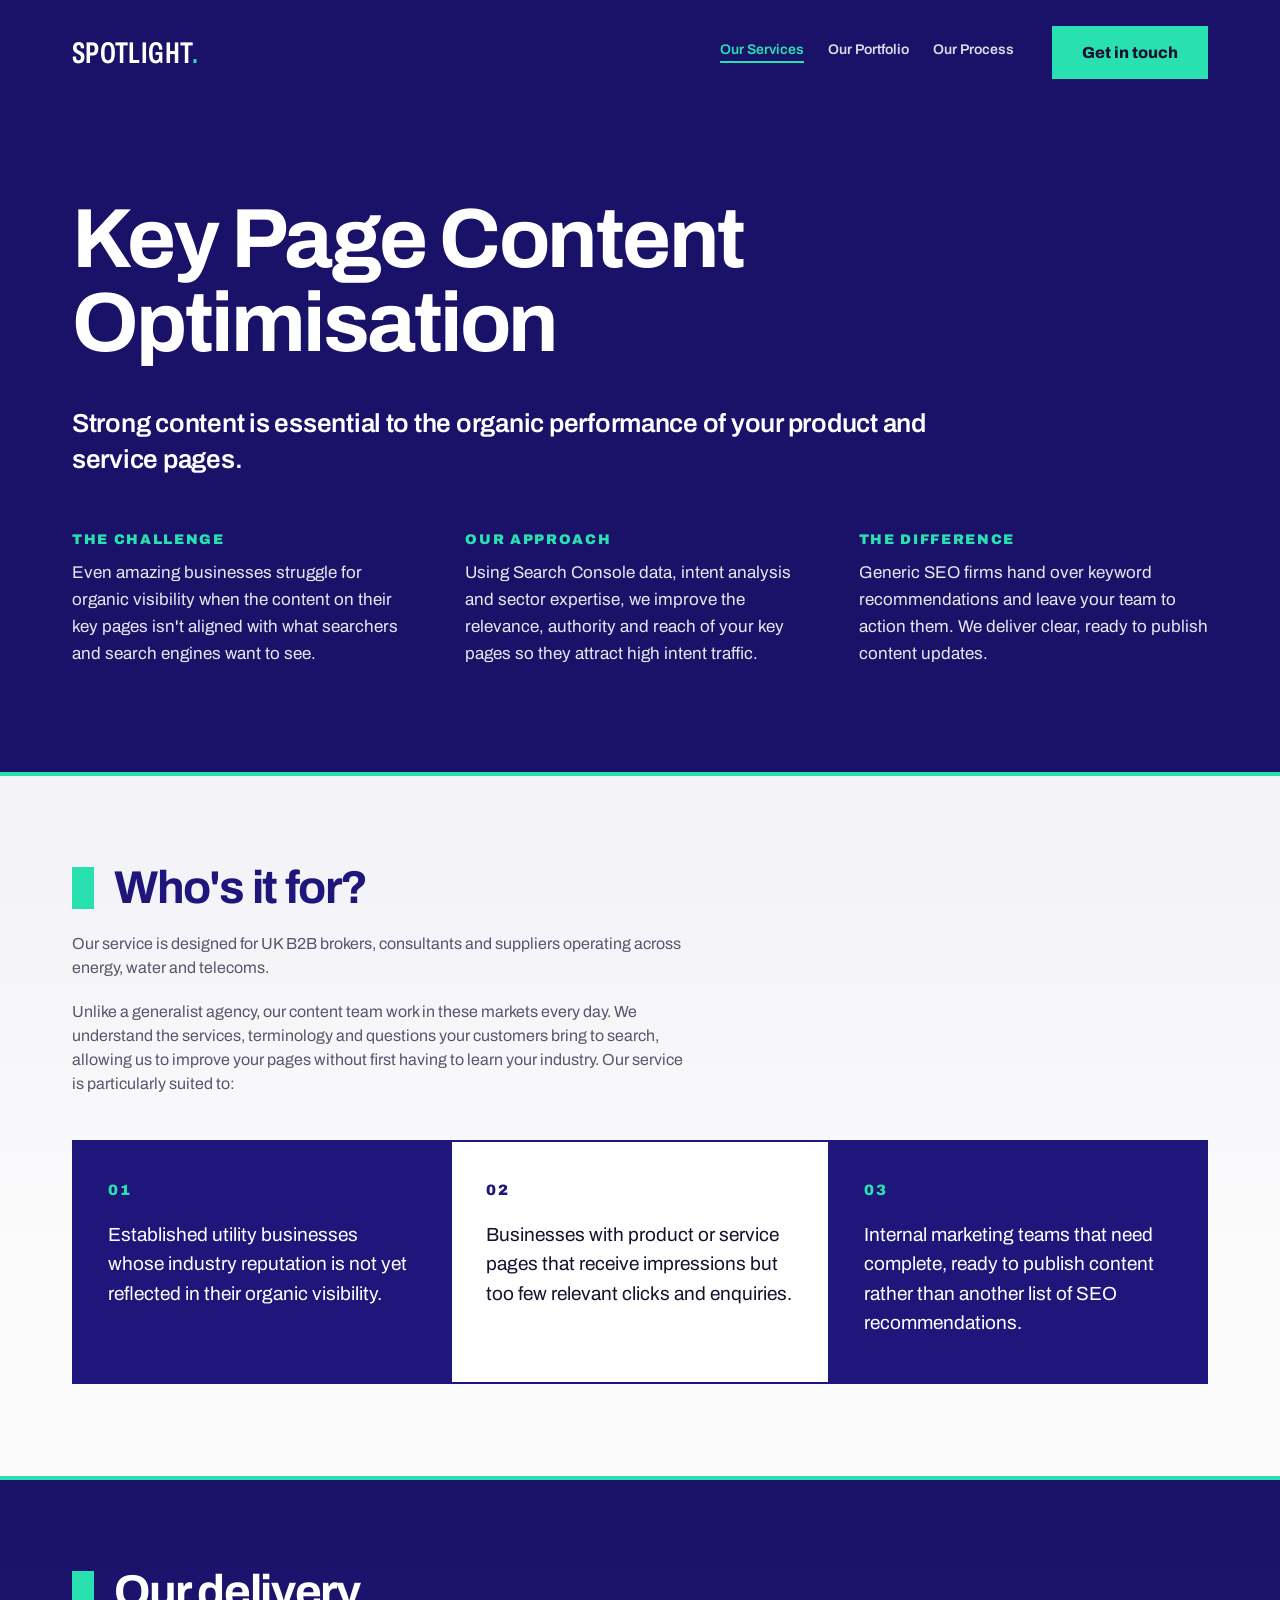
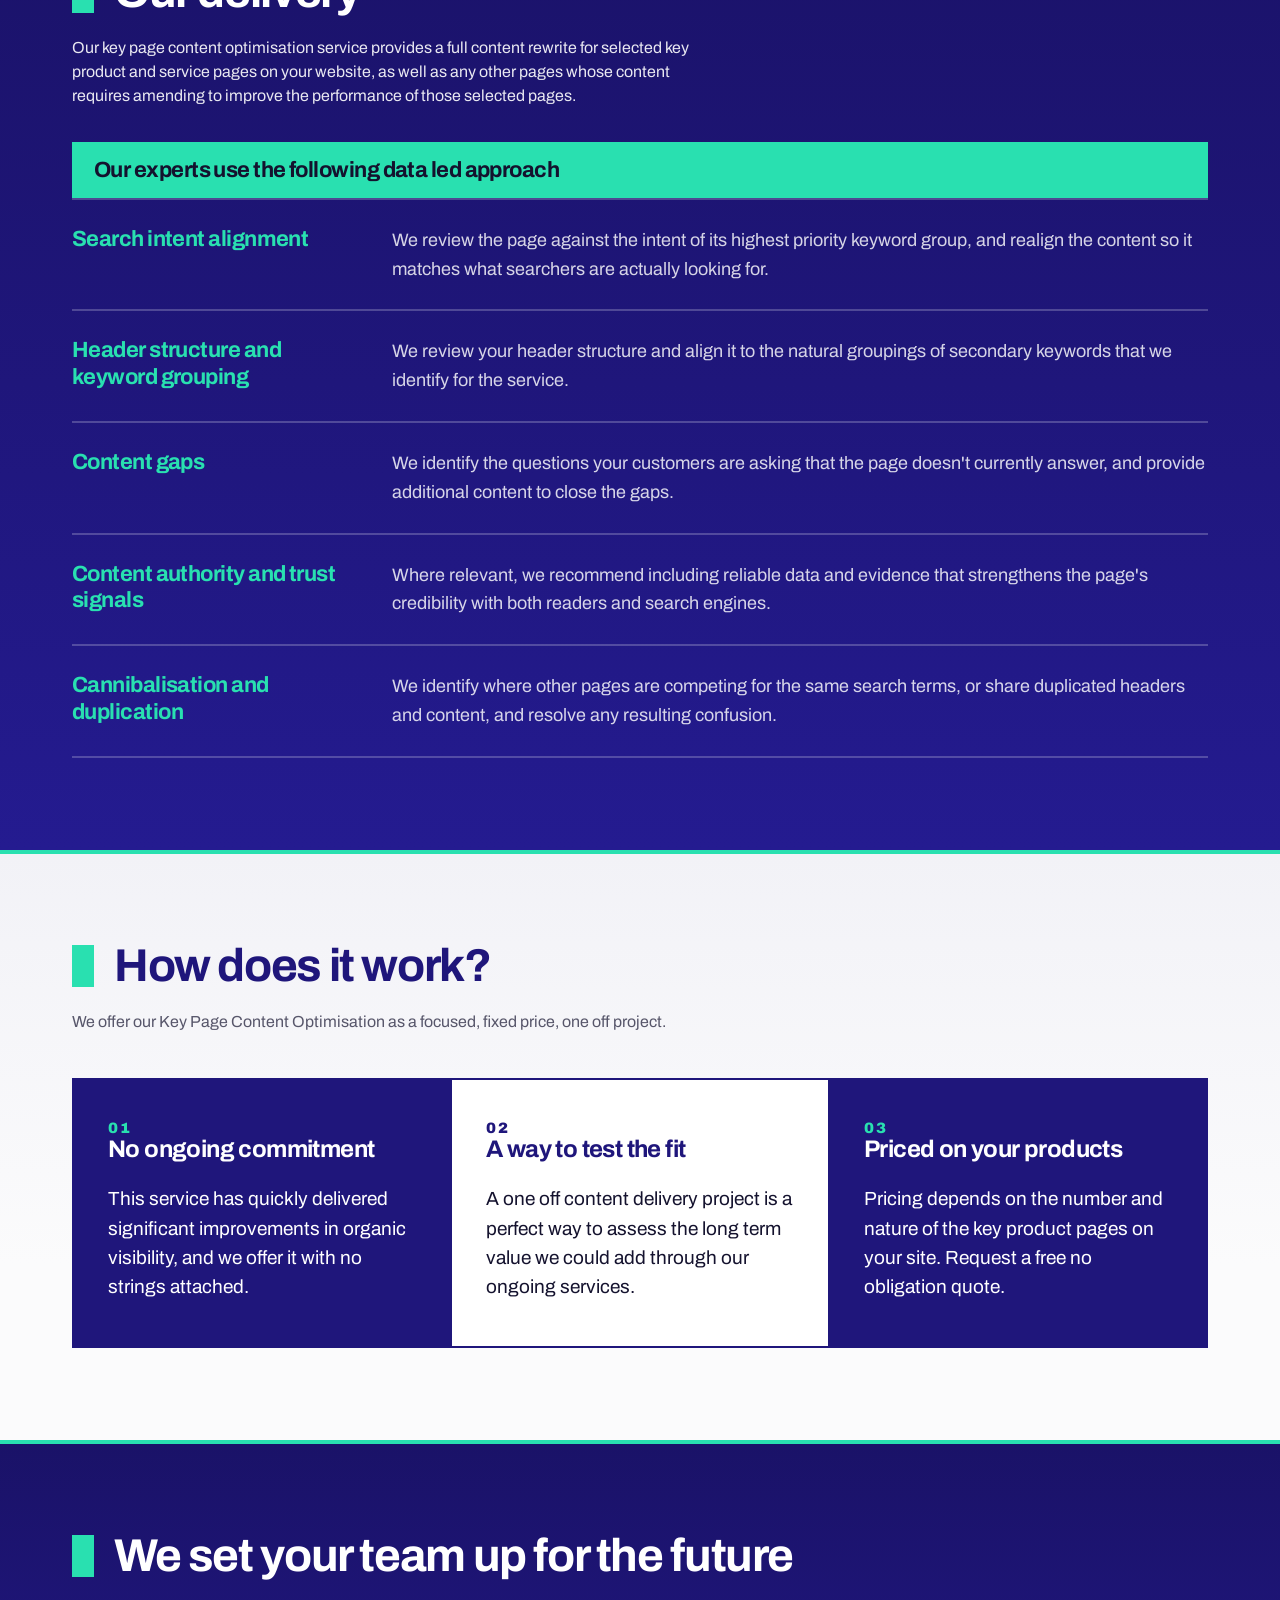
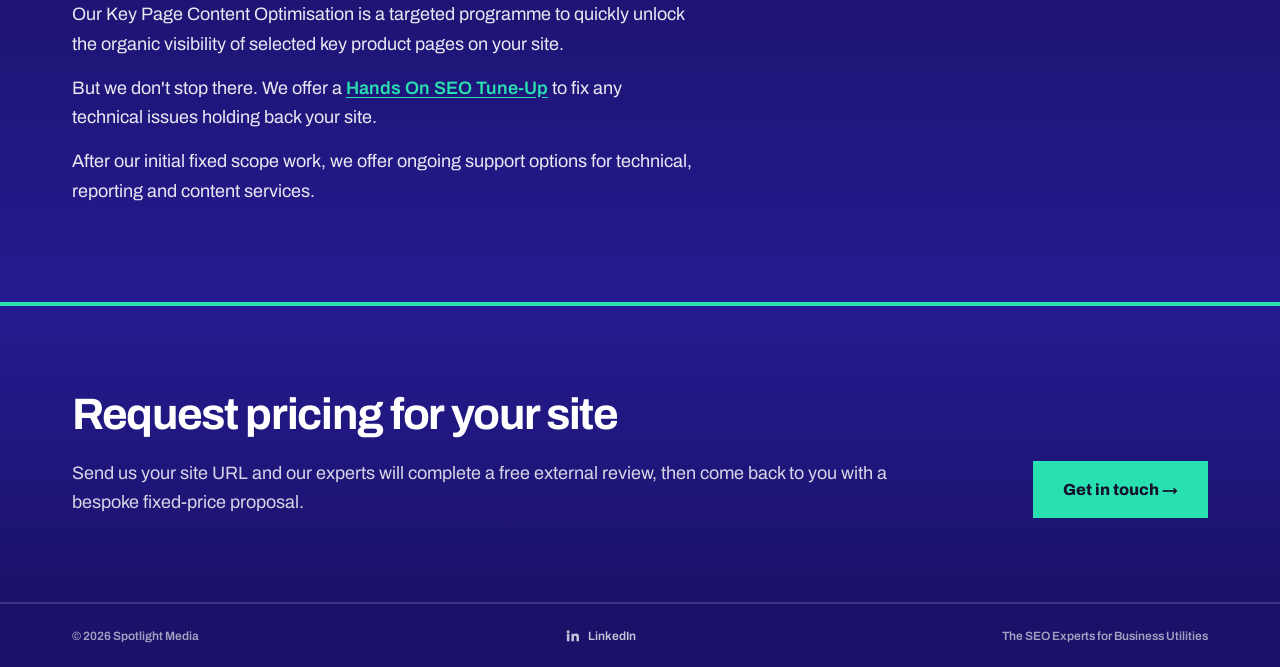
<file: webflow/key-page-content/index.html>
<!DOCTYPE html>
<html lang="en-GB">
<head>
<meta charset="utf-8">
<meta name="viewport" content="width=device-width, initial-scale=1">
<title>Spotlight Media — Key Page Content Optimisation</title>
<link rel="preconnect" href="https://fonts.googleapis.com">
<link rel="preconnect" href="https://fonts.gstatic.com" crossorigin>
<link rel="stylesheet" href="https://fonts.googleapis.com/css2?family=Archivo:wght@400;500;600;700;800;900&display=swap">
<link rel="stylesheet" href="https://fonts.googleapis.com/css2?family=Archivo:wdth,wght@62..125,400..900&display=swap">
<link rel="stylesheet" href="../homepage/global.css">
</head>
<body>

<header class="header-band">
  <nav class="nav">
    <a href="/" class="logo">SPOTLIGHT<span class="logo__dot">.</span></a>
    <input type="checkbox" id="nav-toggle" class="nav-toggle-input" aria-label="Toggle menu">
    <label for="nav-toggle" class="nav-toggle-label" aria-label="Toggle menu"><span></span><span></span><span></span></label>
    <ul class="nav-menu">
      <li class="nav-dropdown">
        <input type="checkbox" id="services-dd" class="dropdown-toggle-input">
        <label for="services-dd" class="nav-link nav-link--active dropdown-toggle-label">Our Services</label>
        <div class="dropdown-list">
          <div class="dropdown-panel">
            <a class="dropdown-link" href="https://www.spotlightmedia.io/tune-up">Hands On SEO Tune-Up</a>
            <a class="dropdown-link" href="https://www.spotlightmedia.io/key-page-optimisation">Key Page Content Optimisation</a>
          </div>
        </div>
      </li>
      <li><a class="nav-link" href="https://www.spotlightmedia.io/our-portfolio">Our Portfolio</a></li>
      <li><a class="nav-link" href="https://www.spotlightmedia.io/our-process">Our Process</a></li>
      <li><a class="btn btn--mint" href="https://www.spotlightmedia.io/contact-us">Get in touch</a></li>
    </ul>
  </nav>
</header>

<main>

  <section class="header-band hero" style="padding:92px var(--gutter) 104px">
    <h1 class="hero__title" style="max-width:1100px">Key Page Content Optimisation</h1>
    <p class="hero__standfirst" style="max-width:900px">Strong content is essential to the organic performance of your product and service pages.</p>
    <div class="herogrid" style="margin-top:54px;max-width:1180px">
      <div class="herocol">
        <span class="sublab">The challenge</span>
        <p>Even amazing businesses struggle for organic visibility when the content on their key pages isn't aligned with what searchers and search engines want to see.</p>
      </div>
      <div class="herocol">
        <span class="sublab">Our approach</span>
        <p>Using Search Console data, intent analysis and sector expertise, we improve the relevance, authority and reach of your key pages so they attract high intent traffic.</p>
      </div>
      <div class="herocol">
        <span class="sublab">The difference</span>
        <p>Generic SEO firms hand over keyword recommendations and leave your team to action them. We deliver clear, ready to publish content updates.</p>
      </div>
    </div>
  </section>

  <div class="rule"></div>

  <section class="section" style="padding-top:88px;padding-bottom:92px;background:linear-gradient(180deg,var(--grey-1) 0%,var(--page) 70%)">
    <div class="section-heading-group">
      <h2 class="section-heading" style="margin-bottom:0"><span class="section-heading__bar"></span>Who's it for?</h2>
      <p class="section-heading__sub" style="max-width:620px">Our service is designed for UK B2B brokers, consultants and suppliers operating across energy, water and telecoms.</p>
      <p class="section-heading__sub" style="max-width:620px">Unlike a generalist agency, our content team work in these markets every day. We understand the services, terminology and questions your customers bring to search, allowing us to improve your pages without first having to learn your industry. Our service is particularly suited to:</p>
    </div>
    <div class="diff-grid" style="margin-top:44px">
      <div class="diff-card diff-card--navy">
        <div class="diff-card__number">01</div>
        <p class="diff-card__text">Established utility businesses whose industry reputation is not yet reflected in their organic visibility.</p>
      </div>
      <div class="diff-card diff-card--white">
        <div class="diff-card__number">02</div>
        <p class="diff-card__text">Businesses with product or service pages that receive impressions but too few relevant clicks and enquiries.</p>
      </div>
      <div class="diff-card diff-card--navy">
        <div class="diff-card__number">03</div>
        <p class="diff-card__text">Internal marketing teams that need complete, ready to publish content rather than another list of SEO recommendations.</p>
      </div>
    </div>
  </section>

  <div class="rule"></div>

  <section class="site-header section" style="padding-top:88px;padding-bottom:92px">
    <div class="section-heading-group" style="margin-bottom:34px">
      <h2 class="section-heading section-heading--on-navy" style="margin-bottom:0"><span class="section-heading__bar"></span>Our delivery</h2>
      <p class="section-heading__sub" style="max-width:620px;color:rgba(255,255,255,.9)">Our key page content optimisation service provides a full content rewrite for selected key product and service pages on your website, as well as any other pages whose content requires amending to improve the performance of those selected pages.</p>
    </div>
    <div style="--row-label-width:280px">
      <div class="subheader-band subheader-band--mint">Our experts use the following data led approach</div>
      <div class="drow"><span class="drow-t">Search intent alignment</span><p class="drow-b">We review the page against the intent of its highest priority keyword group, and realign the content so it matches what searchers are actually looking for.</p></div>
      <div class="drow"><span class="drow-t">Header structure and keyword grouping</span><p class="drow-b">We review your header structure and align it to the natural groupings of secondary keywords that we identify for the service.</p></div>
      <div class="drow"><span class="drow-t">Content gaps</span><p class="drow-b">We identify the questions your customers are asking that the page doesn't currently answer, and provide additional content to close the gaps.</p></div>
      <div class="drow"><span class="drow-t">Content authority and trust signals</span><p class="drow-b">Where relevant, we recommend including reliable data and evidence that strengthens the page's credibility with both readers and search engines.</p></div>
      <div class="drow"><span class="drow-t">Cannibalisation and duplication</span><p class="drow-b">We identify where other pages are competing for the same search terms, or share duplicated headers and content, and resolve any resulting confusion.</p></div>
      <div class="drow-table"></div>
    </div>
  </section>

  <div class="rule"></div>

  <section class="section" style="padding-top:88px;padding-bottom:92px;background:linear-gradient(180deg,var(--grey-1) 0%,var(--page) 70%)">
    <div class="section-heading-group">
      <h2 class="section-heading" style="margin-bottom:0"><span class="section-heading__bar"></span>How does it work?</h2>
      <p class="section-heading__sub" style="max-width:620px">We offer our Key Page Content Optimisation as a focused, fixed price, one off project.</p>
    </div>
    <div class="diff-grid" style="margin-top:44px">
      <div class="diff-card diff-card--navy">
        <div class="diff-card__number">01</div>
        <span class="diff-card__title">No ongoing commitment</span>
        <p class="diff-card__text">This service has quickly delivered significant improvements in organic visibility, and we offer it with no strings attached.</p>
      </div>
      <div class="diff-card diff-card--white">
        <div class="diff-card__number">02</div>
        <span class="diff-card__title">A way to test the fit</span>
        <p class="diff-card__text">A one off content delivery project is a perfect way to assess the long term value we could add through our ongoing services.</p>
      </div>
      <div class="diff-card diff-card--navy">
        <div class="diff-card__number">03</div>
        <span class="diff-card__title">Priced on your products</span>
        <p class="diff-card__text">Pricing depends on the number and nature of the key product pages on your site. Request a free no obligation quote.</p>
      </div>
    </div>
  </section>

  <div class="rule"></div>

  <section class="site-header section" style="padding-top:88px;padding-bottom:96px">
    <div class="section-heading-group" style="margin-bottom:0">
      <h2 class="section-heading section-heading--on-navy" style="margin-bottom:0"><span class="section-heading__bar"></span>We set your team up for the future</h2>
      <div style="display:flex;flex-direction:column;gap:14px">
        <p style="margin:0;font-size:18px;line-height:1.65;max-width:620px;color:rgba(255,255,255,.9)">Our Key Page Content Optimisation is a targeted programme to quickly unlock the organic visibility of selected key product pages on your site.</p>
        <p style="margin:0;font-size:18px;line-height:1.65;max-width:620px;color:rgba(255,255,255,.9)">But we don't stop there. We offer a <a href="hands-on-seo-tune-up.html" style="color:var(--mint);font-weight:600">Hands On SEO Tune-Up</a> to fix any technical issues holding back your site.</p>
        <p style="margin:0;font-size:18px;line-height:1.65;max-width:620px;color:rgba(255,255,255,.9)">After our initial fixed scope work, we offer ongoing support options for technical, reporting and content services.</p>
      </div>
    </div>
  </section>

</main>

<footer>
  <div class="rule"></div>
  <div class="cta-band">
    <div class="cta-band__content">
      <h2 class="cta-band__heading">Request pricing for your site</h2>
      <p class="cta-band__body">Send us your site URL and our experts will complete a free external review, then come back to you with a bespoke fixed-price proposal.</p>
    </div>
    <a class="btn btn--mint btn--footer-cta" href="https://www.spotlightmedia.io/contact-us">Get in touch →</a>
  </div>

  <div class="legal-bar">
    <span>© 2026 Spotlight Media</span>
    <a class="legal-bar__linkedin" href="https://www.linkedin.com/company/spotlight-business-media/" target="_blank" rel="noopener">
      <svg width="15" height="15" viewBox="0 0 24 24" fill="currentColor" aria-hidden="true"><path d="M4.98 3.5a2.5 2.5 0 1 1 0 5 2.5 2.5 0 0 1 0-5zM3 9h4v12H3V9zm7 0h3.8v1.7h.05c.53-.95 1.83-1.95 3.77-1.95 4.03 0 4.78 2.5 4.78 5.76V21h-4v-5.6c0-1.34-.03-3.06-1.9-3.06-1.9 0-2.2 1.45-2.2 2.96V21h-4V9z"></path></svg>
      LinkedIn
    </a>
    <span>The SEO Experts for Business Utilities</span>
  </div>
</footer>

</body>
</html>
</file>
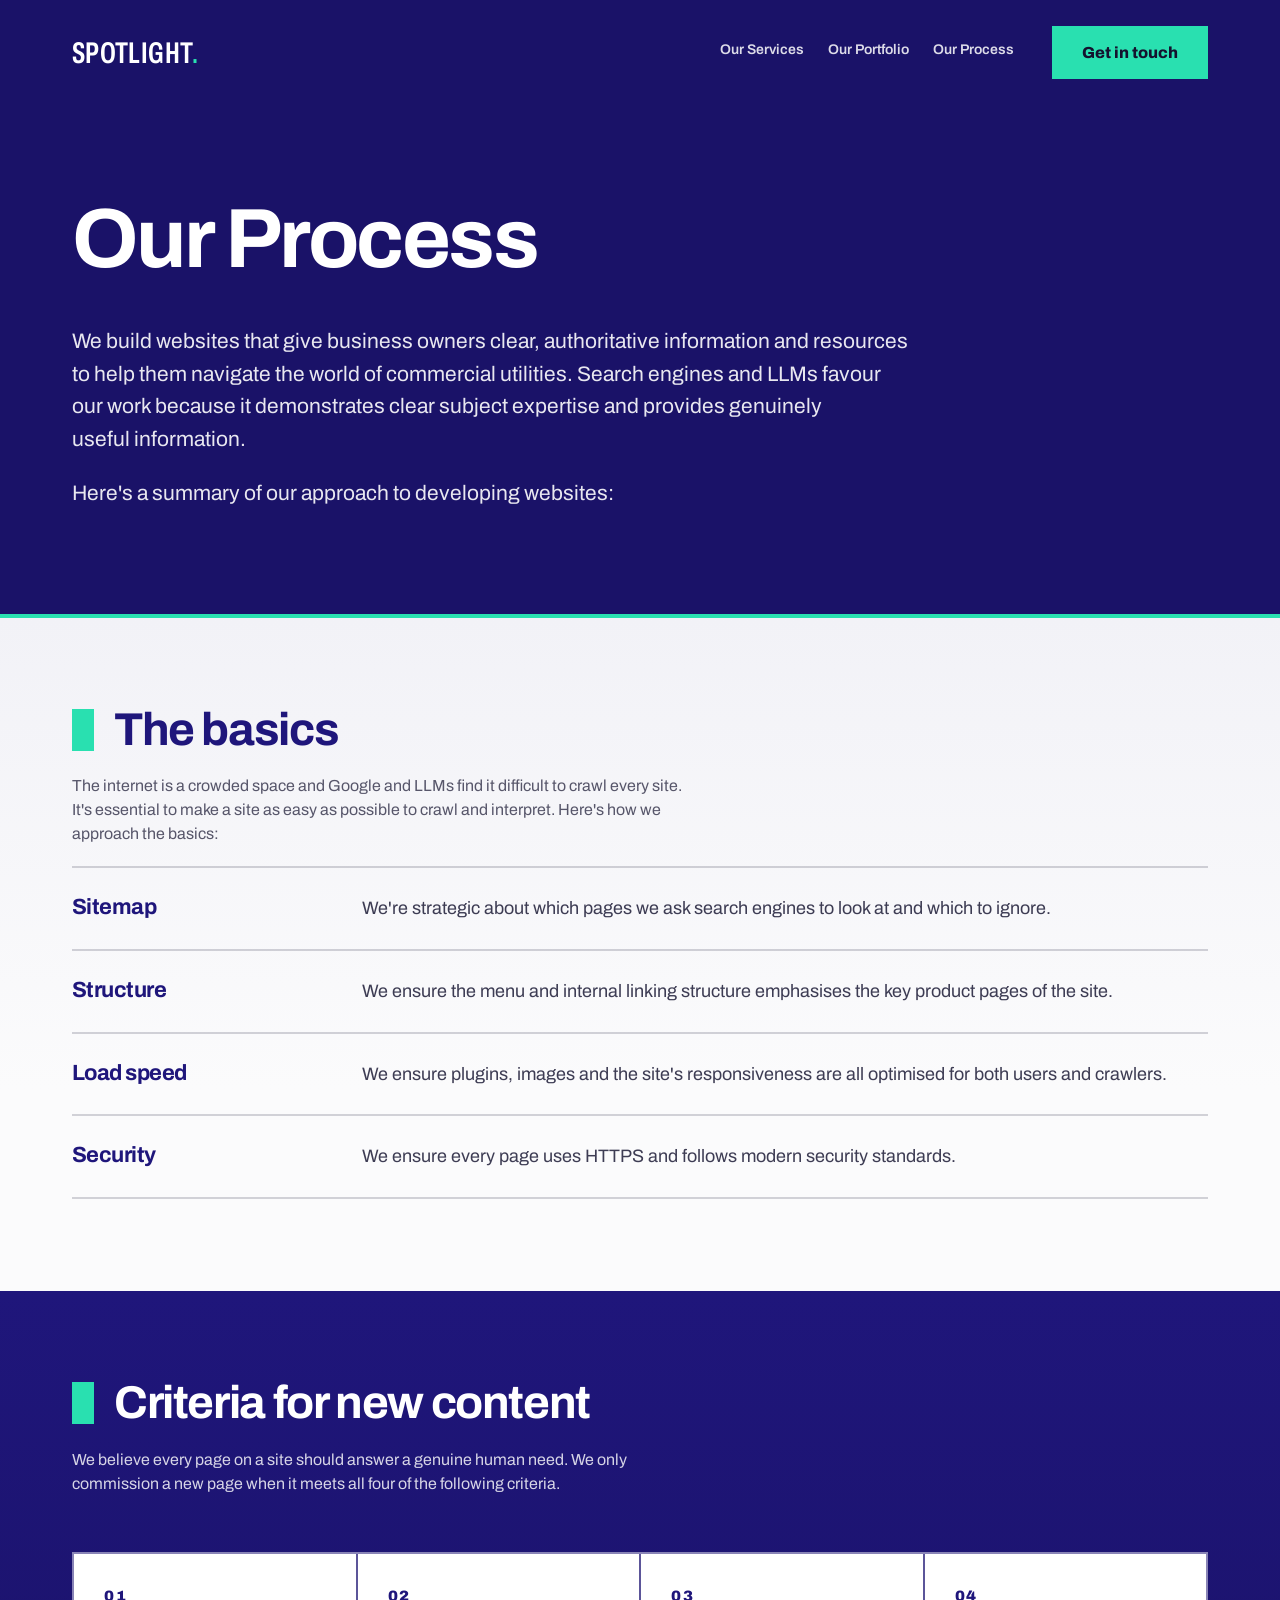
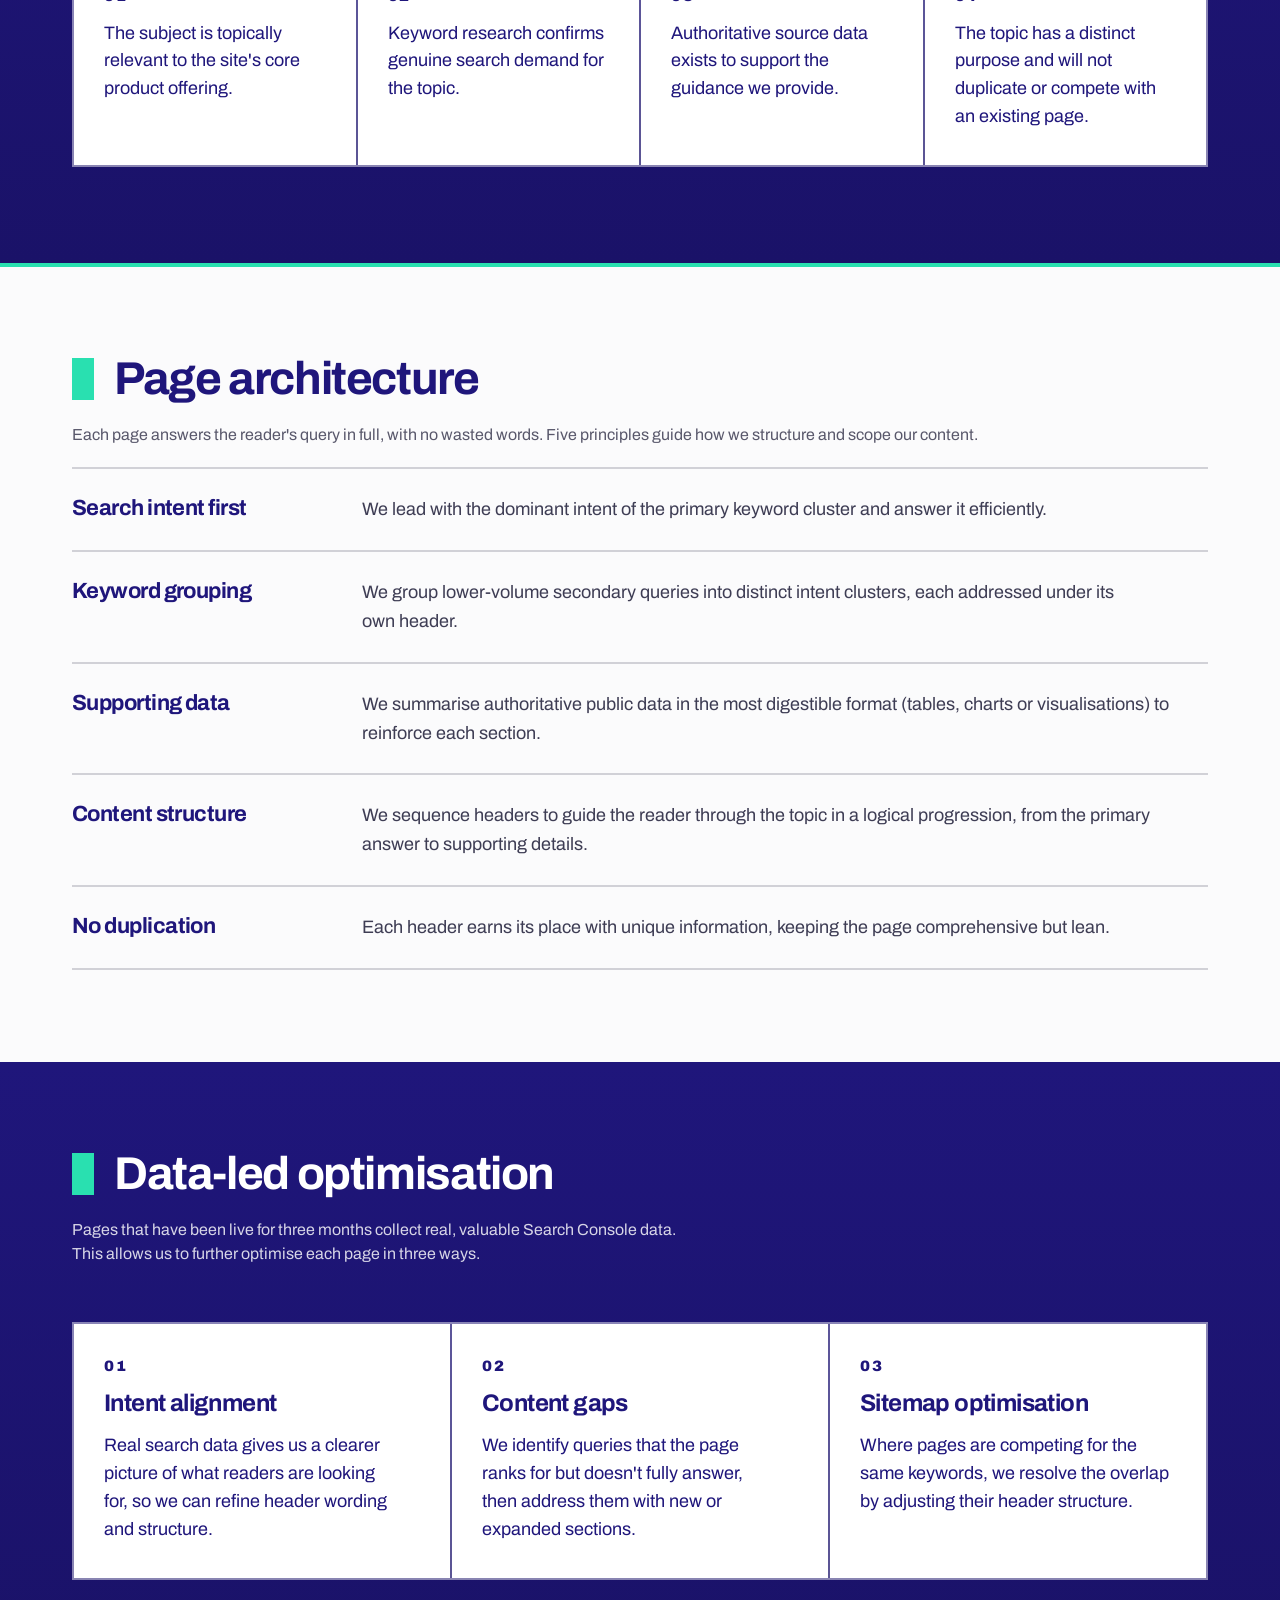
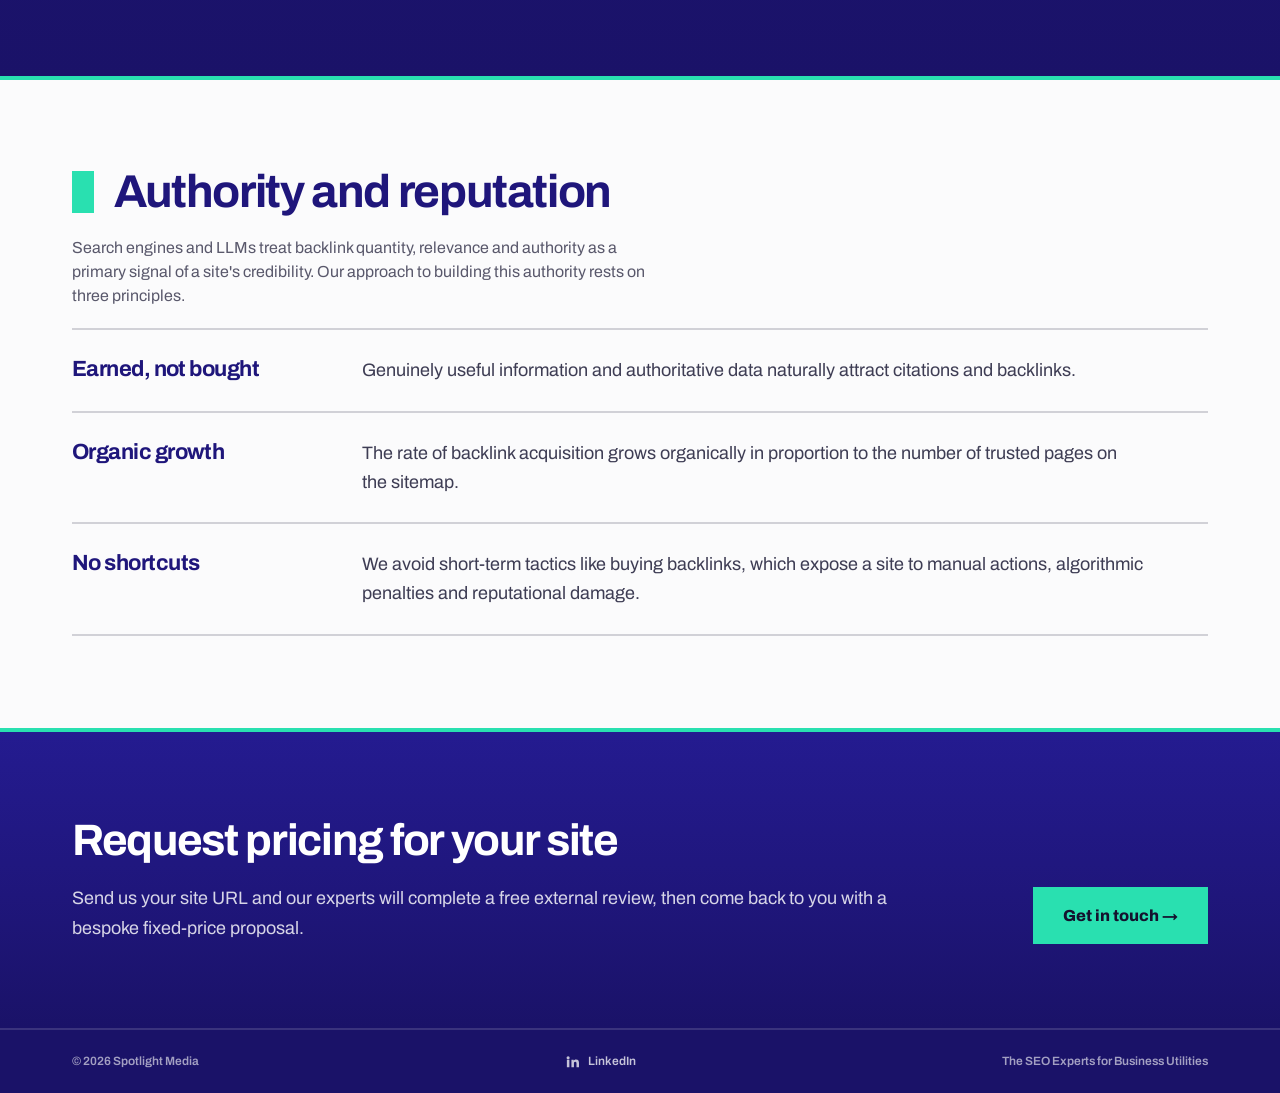
<file: webflow/process/index.html>
<!DOCTYPE html>
<html lang="en-GB">
<head>
<meta charset="utf-8">
<meta name="viewport" content="width=device-width, initial-scale=1">
<title>Spotlight Media — Our Process</title>
<link rel="preconnect" href="https://fonts.googleapis.com">
<link rel="preconnect" href="https://fonts.gstatic.com" crossorigin>
<link rel="stylesheet" href="https://fonts.googleapis.com/css2?family=Archivo:wght@400;500;600;700;800;900&display=swap">
<link rel="stylesheet" href="https://fonts.googleapis.com/css2?family=Archivo:wdth,wght@62..125,400..900&display=swap">
<link rel="stylesheet" href="../homepage/global.css">
</head>
<body>

<header class="header-band">
  <nav class="nav">
    <a href="/" class="logo">SPOTLIGHT<span class="logo__dot">.</span></a>
    <input type="checkbox" id="nav-toggle" class="nav-toggle-input" aria-label="Toggle menu">
    <label for="nav-toggle" class="nav-toggle-label" aria-label="Toggle menu"><span></span><span></span><span></span></label>
    <ul class="nav-menu">
      <li class="nav-dropdown">
        <input type="checkbox" id="services-dd" class="dropdown-toggle-input">
        <label for="services-dd" class="nav-link dropdown-toggle-label">Our Services</label>
        <div class="dropdown-list">
          <div class="dropdown-panel">
            <a class="dropdown-link" href="https://www.spotlightmedia.io/tune-up">Hands On SEO Tune-Up</a>
            <a class="dropdown-link" href="https://www.spotlightmedia.io/key-page-optimisation">Key Page Content Optimisation</a>
          </div>
        </div>
      </li>
      <li><a class="nav-link" href="https://www.spotlightmedia.io/our-portfolio">Our Portfolio</a></li>
      <li><a class="nav-link" href="https://www.spotlightmedia.io/our-process">Our Process</a></li>
      <li><a class="btn btn--mint" href="https://www.spotlightmedia.io/contact-us">Get in touch</a></li>
    </ul>
  </nav>
</header>

<main>

  <section class="header-band hero" style="padding:92px var(--gutter) 104px">
    <h1 class="hero__title" style="max-width:1000px">Our Process</h1>
    <div style="display:flex;flex-direction:column;gap:22px;margin-top:44px;max-width:860px">
      <p style="margin:0;font-size:21px;line-height:1.55;color:rgba(255,255,255,.9)">We build websites that give business owners clear, authoritative information and resources to help them navigate the world of commercial utilities. Search engines and LLMs favour our work because it demonstrates clear subject expertise and provides genuinely useful information.</p>
      <p style="margin:0;font-size:21px;line-height:1.55;color:rgba(255,255,255,.9)">Here's a summary of our approach to developing websites:</p>
    </div>
  </section>

  <div class="rule"></div>

  <section class="section" style="padding-top:88px;padding-bottom:92px;background:linear-gradient(180deg,var(--grey-1) 0%,var(--page) 70%)">
    <div class="section-heading-group" style="margin-bottom:20px">
      <h2 class="section-heading" style="margin-bottom:0"><span class="section-heading__bar"></span>The basics</h2>
      <p class="section-heading__sub" style="max-width:620px">The internet is a crowded space and Google and LLMs find it difficult to crawl every site. It's essential to make a site as easy as possible to crawl and interpret. Here's how we approach the basics:</p>
    </div>
    <div class="prow-table">
      <div class="prow"><span class="prow-t">Sitemap</span><p class="prow-b">We're strategic about which pages we ask search engines to look at and which to ignore.</p></div>
      <div class="prow"><span class="prow-t">Structure</span><p class="prow-b">We ensure the menu and internal linking structure emphasises the key product pages of the site.</p></div>
      <div class="prow"><span class="prow-t">Load speed</span><p class="prow-b">We ensure plugins, images and the site's responsiveness are all optimised for both users and crawlers.</p></div>
      <div class="prow"><span class="prow-t">Security</span><p class="prow-b">We ensure every page uses HTTPS and follows modern security standards.</p></div>
    </div>
  </section>

  <section class="section" style="padding-top:88px;padding-bottom:96px;background:linear-gradient(180deg,var(--navy) 0%,var(--navy-deep) 100%);color:#fff">
    <div class="section-heading-group" style="margin-bottom:44px">
      <h2 class="section-heading section-heading--on-navy" style="margin-bottom:0"><span class="section-heading__bar"></span>Criteria for new content</h2>
      <p class="section-heading__sub" style="max-width:620px;color:rgba(255,255,255,.82)">We believe every page on a site should answer a genuine human need. We only commission a new page when it meets all four of the following criteria.</p>
    </div>
    <div class="dnum-grid dnum-grid--four" style="margin-top:56px">
      <div class="dnum"><span class="dnum__number">01</span><p class="dnum__text">The subject is topically relevant to the site's core product offering.</p></div>
      <div class="dnum"><span class="dnum__number">02</span><p class="dnum__text">Keyword research confirms genuine search demand for the topic.</p></div>
      <div class="dnum"><span class="dnum__number">03</span><p class="dnum__text">Authoritative source data exists to support the guidance we provide.</p></div>
      <div class="dnum"><span class="dnum__number">04</span><p class="dnum__text">The topic has a distinct purpose and will not duplicate or compete with an existing page.</p></div>
    </div>
  </section>

  <div class="rule"></div>

  <section class="section" style="padding-top:88px;padding-bottom:92px;background:var(--page)">
    <div class="section-heading-group" style="margin-bottom:20px">
      <h2 class="section-heading" style="margin-bottom:0"><span class="section-heading__bar"></span>Page architecture</h2>
      <p class="section-heading__sub" style="max-width:none">Each page answers the reader's query in full, with no wasted words. Five principles guide how we structure and scope our content.</p>
    </div>
    <div class="prow-table">
      <div class="prow"><span class="prow-t">Search intent first</span><p class="prow-b">We lead with the dominant intent of the primary keyword cluster and answer it efficiently.</p></div>
      <div class="prow"><span class="prow-t">Keyword grouping</span><p class="prow-b">We group lower-volume secondary queries into distinct intent clusters, each addressed under its own header.</p></div>
      <div class="prow"><span class="prow-t">Supporting data</span><p class="prow-b">We summarise authoritative public data in the most digestible format (tables, charts or visualisations) to reinforce each section.</p></div>
      <div class="prow"><span class="prow-t">Content structure</span><p class="prow-b">We sequence headers to guide the reader through the topic in a logical progression, from the primary answer to supporting details.</p></div>
      <div class="prow"><span class="prow-t">No duplication</span><p class="prow-b">Each header earns its place with unique information, keeping the page comprehensive but lean.</p></div>
    </div>
  </section>

  <section class="section" style="padding-top:88px;padding-bottom:96px;background:linear-gradient(180deg,var(--navy) 0%,var(--navy-deep) 100%);color:#fff">
    <div class="section-heading-group" style="margin-bottom:44px">
      <h2 class="section-heading section-heading--on-navy" style="margin-bottom:0"><span class="section-heading__bar"></span>Data-led optimisation</h2>
      <p class="section-heading__sub" style="max-width:620px;color:rgba(255,255,255,.82)">Pages that have been live for three months collect real, valuable Search Console data. This allows us to further optimise each page in three ways.</p>
    </div>
    <div class="dnum-grid dnum-grid--three" style="margin-top:56px">
      <div class="dnum"><span class="dnum__number">01</span><span class="dnum__title">Intent alignment</span><p class="dnum__text">Real search data gives us a clearer picture of what readers are looking for, so we can refine header wording and structure.</p></div>
      <div class="dnum"><span class="dnum__number">02</span><span class="dnum__title">Content gaps</span><p class="dnum__text">We identify queries that the page ranks for but doesn't fully answer, then address them with new or expanded sections.</p></div>
      <div class="dnum"><span class="dnum__number">03</span><span class="dnum__title">Sitemap optimisation</span><p class="dnum__text">Where pages are competing for the same keywords, we resolve the overlap by adjusting their header structure.</p></div>
    </div>
  </section>

  <div class="rule"></div>

  <section class="section" style="padding-top:88px;padding-bottom:92px;background:var(--page);color:var(--ink)">
    <div class="section-heading-group" style="margin-bottom:20px">
      <h2 class="section-heading" style="margin-bottom:0"><span class="section-heading__bar"></span>Authority and reputation</h2>
      <p class="section-heading__sub" style="max-width:620px">Search engines and LLMs treat backlink quantity, relevance and authority as a primary signal of a site's credibility. Our approach to building this authority rests on three principles.</p>
    </div>
    <div class="prow-table">
      <div class="prow"><span class="prow-t">Earned, not bought</span><p class="prow-b">Genuinely useful information and authoritative data naturally attract citations and backlinks.</p></div>
      <div class="prow"><span class="prow-t">Organic growth</span><p class="prow-b">The rate of backlink acquisition grows organically in proportion to the number of trusted pages on the sitemap.</p></div>
      <div class="prow"><span class="prow-t">No shortcuts</span><p class="prow-b">We avoid short-term tactics like buying backlinks, which expose a site to manual actions, algorithmic penalties and reputational damage.</p></div>
    </div>
  </section>

</main>

<footer>
  <div class="rule"></div>
  <div class="cta-band">
    <div class="cta-band__content">
      <h2 class="cta-band__heading">Request pricing for your site</h2>
      <p class="cta-band__body">Send us your site URL and our experts will complete a free external review, then come back to you with a bespoke fixed-price proposal.</p>
    </div>
    <a class="btn btn--mint btn--footer-cta" href="https://www.spotlightmedia.io/contact-us">Get in touch →</a>
  </div>
  <div class="legal-bar">
    <span>© 2026 Spotlight Media</span>
    <a class="legal-bar__linkedin" href="https://www.linkedin.com/company/spotlight-business-media/" target="_blank" rel="noopener">
      <svg width="15" height="15" viewBox="0 0 24 24" fill="currentColor" aria-hidden="true"><path d="M4.98 3.5a2.5 2.5 0 1 1 0 5 2.5 2.5 0 0 1 0-5zM3 9h4v12H3V9zm7 0h3.8v1.7h.05c.53-.95 1.83-1.95 3.77-1.95 4.03 0 4.78 2.5 4.78 5.76V21h-4v-5.6c0-1.34-.03-3.06-1.9-3.06-1.9 0-2.2 1.45-2.2 2.96V21h-4V9z"></path></svg>
      LinkedIn
    </a>
    <span>The SEO Experts for Business Utilities</span>
  </div>
</footer>

</body>
</html>
</file>
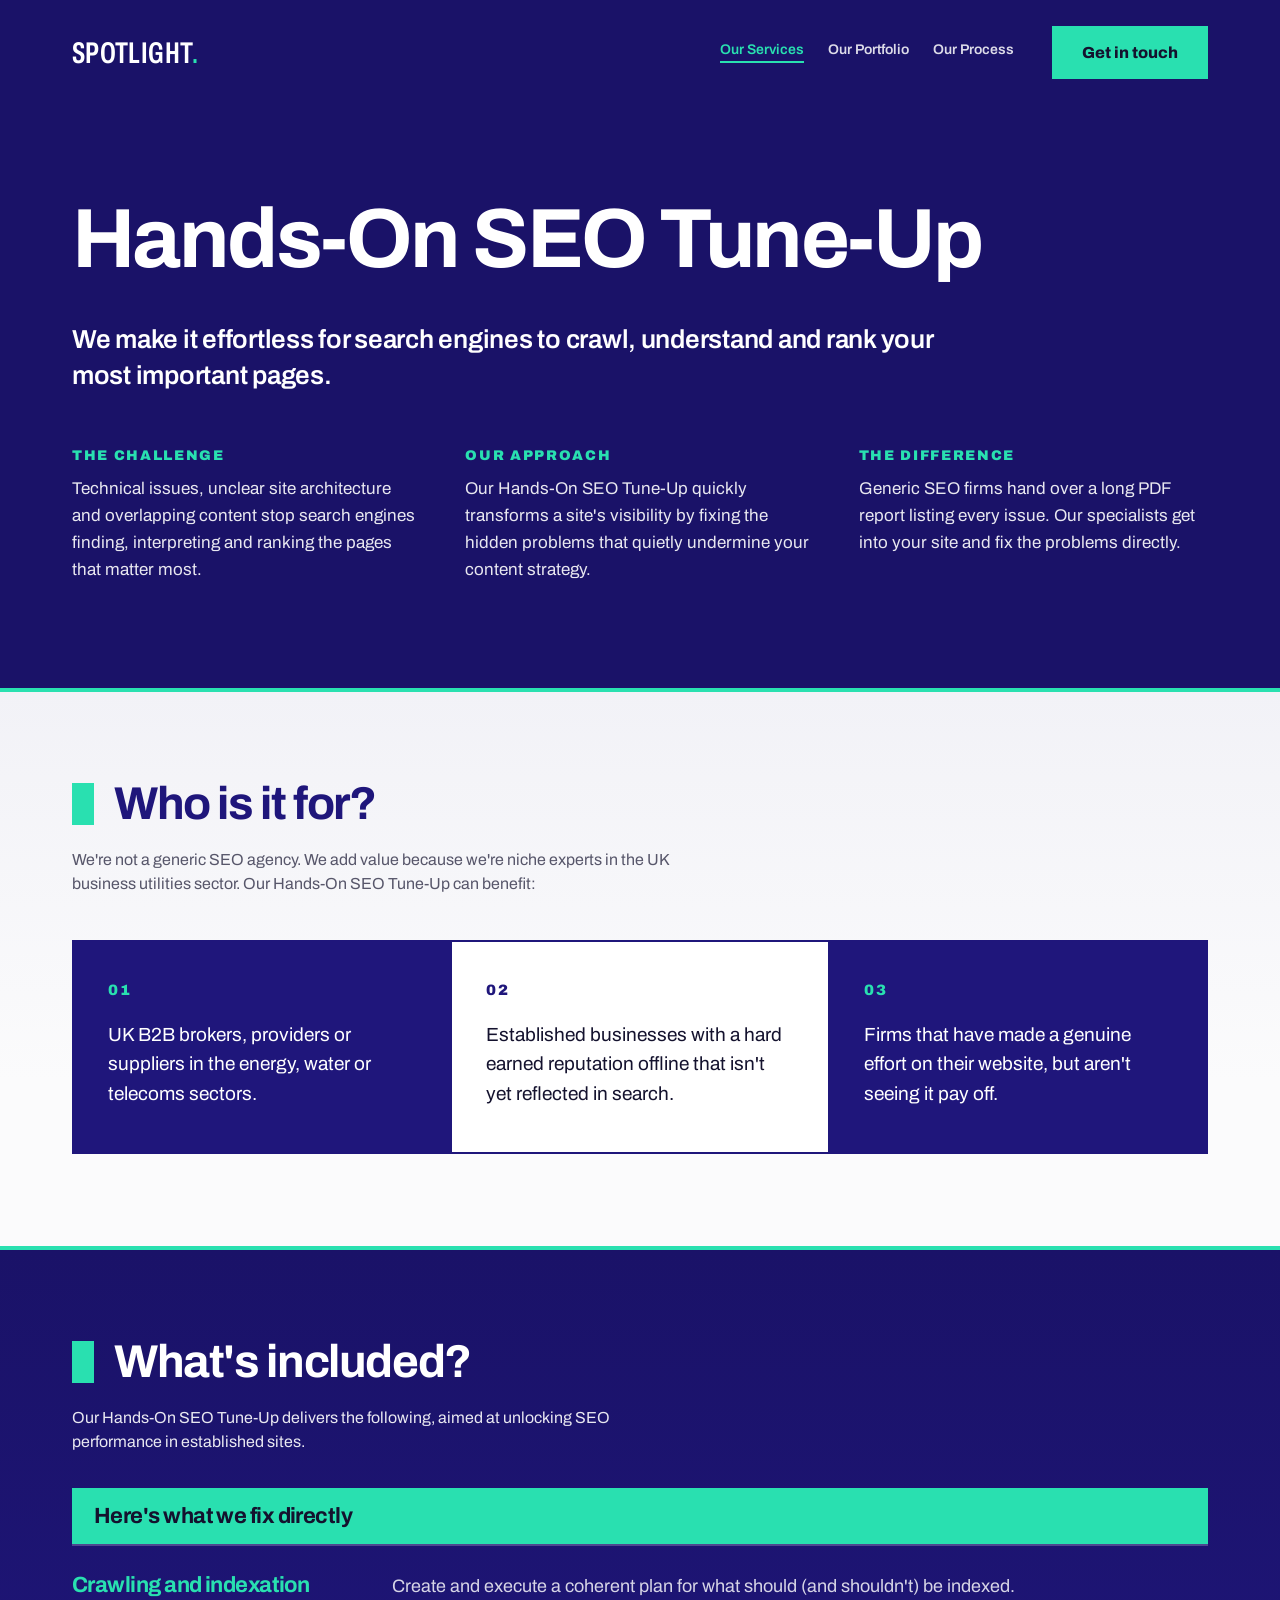
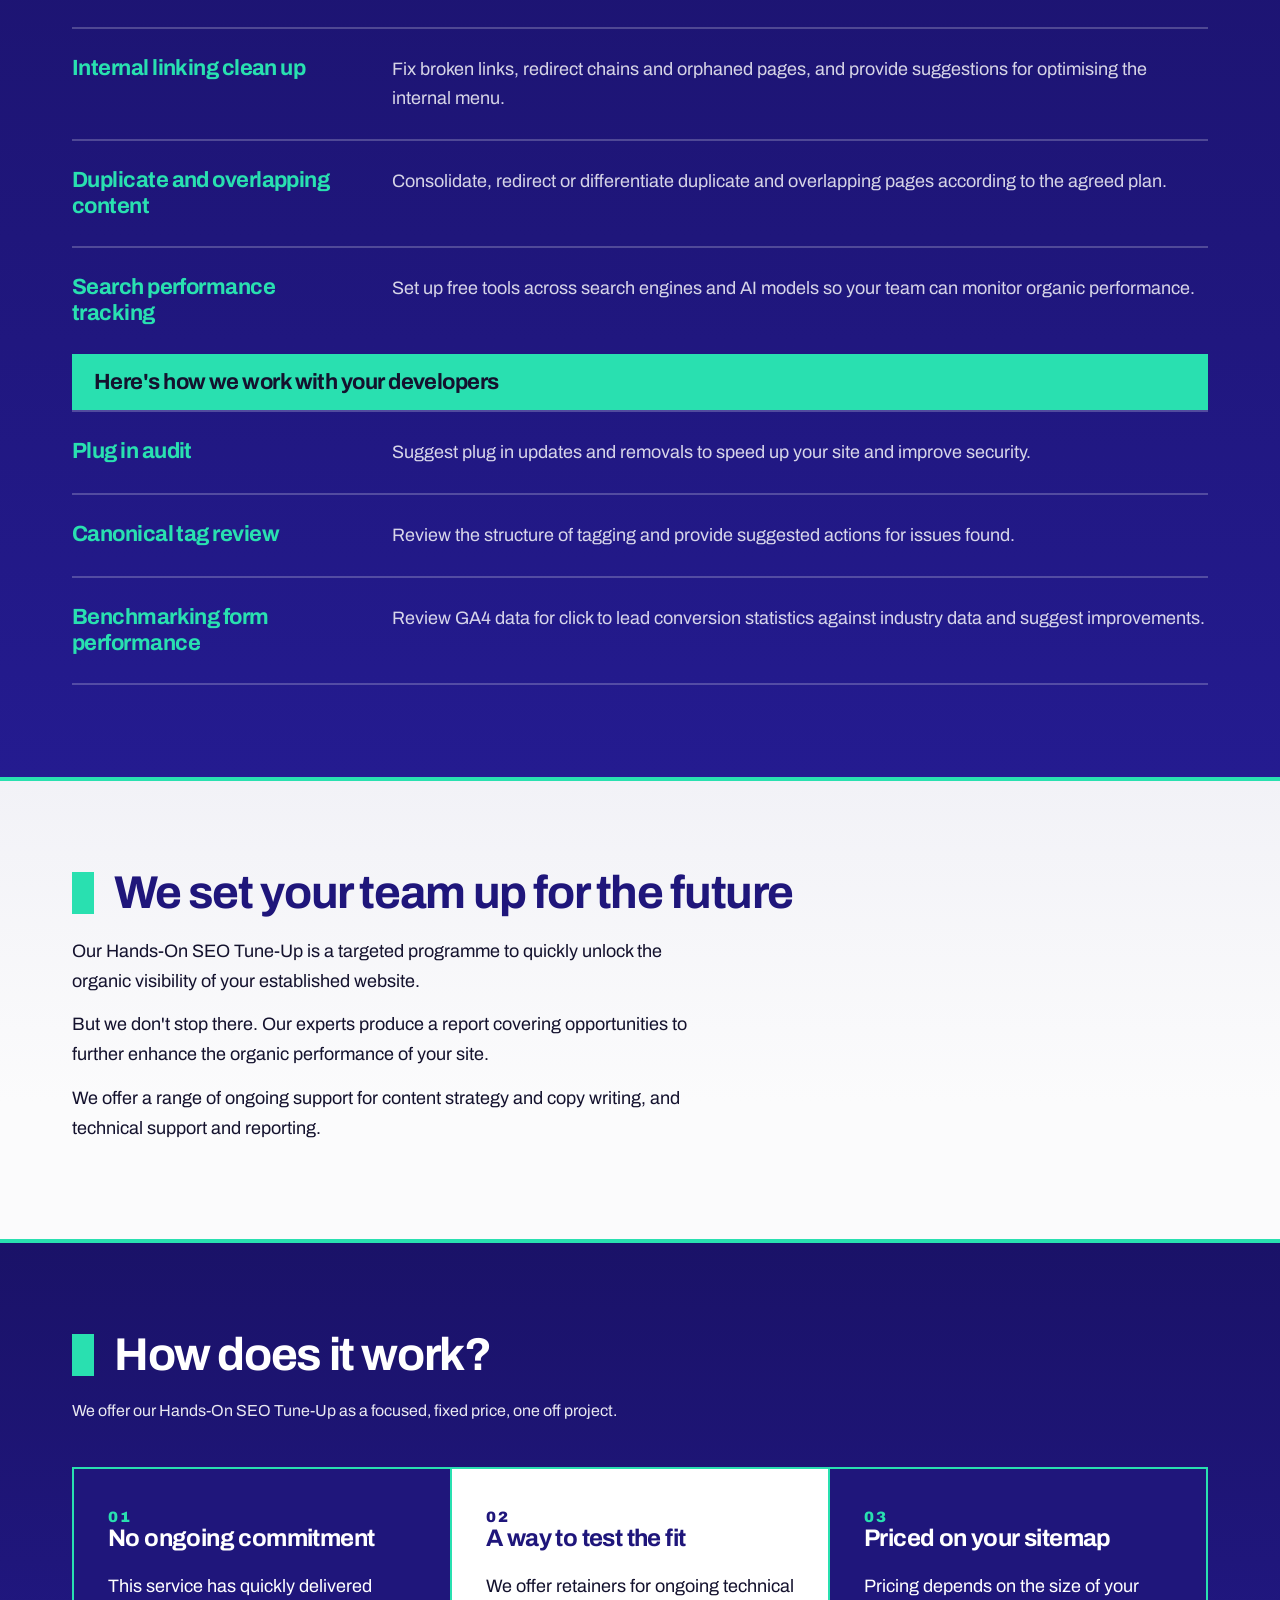
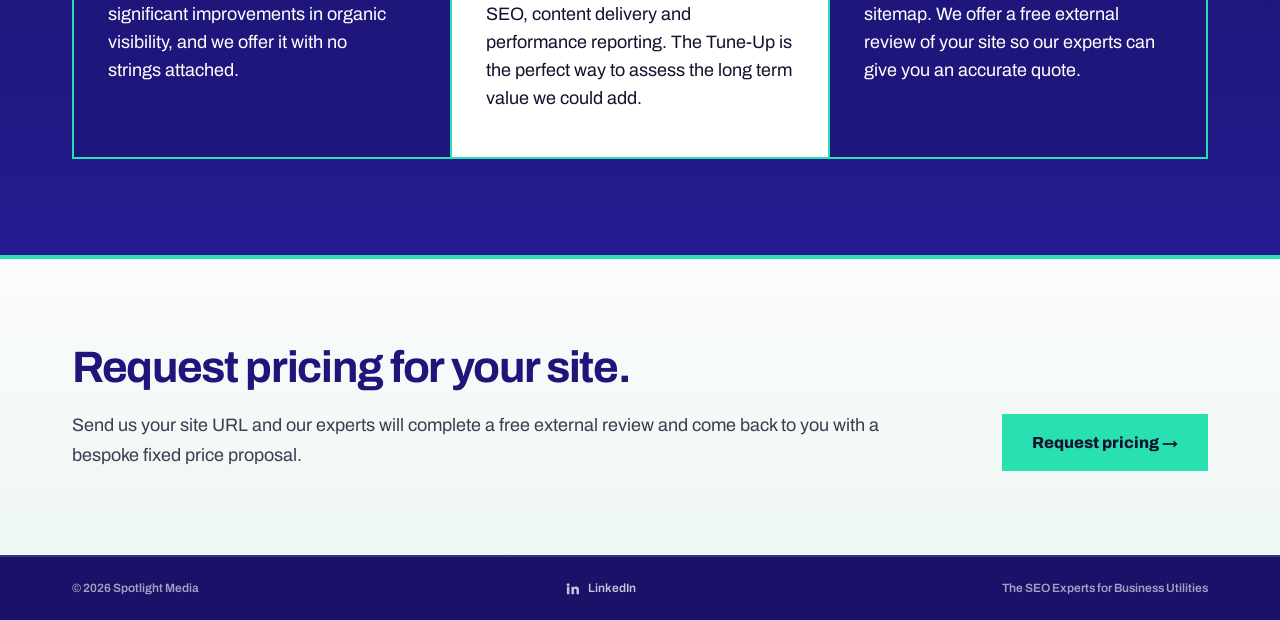
<file: webflow/tune-up/index.html>
<!DOCTYPE html>
<html lang="en-GB">
<head>
<meta charset="utf-8">
<meta name="viewport" content="width=device-width, initial-scale=1">
<title>Spotlight Media — Hands-On SEO Tune-Up</title>
<link rel="preconnect" href="https://fonts.googleapis.com">
<link rel="preconnect" href="https://fonts.gstatic.com" crossorigin>
<link rel="stylesheet" href="https://fonts.googleapis.com/css2?family=Archivo:wght@400;500;600;700;800;900&display=swap">
<link rel="stylesheet" href="https://fonts.googleapis.com/css2?family=Archivo:wdth,wght@62..125,400..900&display=swap">
<link rel="stylesheet" href="../homepage/global.css">
</head>
<body>

<header class="header-band">
  <nav class="nav">
    <a href="/" class="logo">SPOTLIGHT<span class="logo__dot">.</span></a>
    <input type="checkbox" id="nav-toggle" class="nav-toggle-input" aria-label="Toggle menu">
    <label for="nav-toggle" class="nav-toggle-label" aria-label="Toggle menu"><span></span><span></span><span></span></label>
    <ul class="nav-menu">
      <li class="nav-dropdown">
        <input type="checkbox" id="services-dd" class="dropdown-toggle-input">
        <label for="services-dd" class="nav-link nav-link--active dropdown-toggle-label">Our Services</label>
        <div class="dropdown-list">
          <div class="dropdown-panel">
            <a class="dropdown-link" href="https://www.spotlightmedia.io/tune-up">Hands On SEO Tune-Up</a>
            <a class="dropdown-link" href="https://www.spotlightmedia.io/key-page-optimisation">Key Page Content Optimisation</a>
          </div>
        </div>
      </li>
      <li><a class="nav-link" href="https://www.spotlightmedia.io/our-portfolio">Our Portfolio</a></li>
      <li><a class="nav-link" href="https://www.spotlightmedia.io/our-process">Our Process</a></li>
      <li><a class="btn btn--mint" href="https://www.spotlightmedia.io/contact-us">Get in touch</a></li>
    </ul>
  </nav>
</header>

<main>

  <section class="header-band hero" style="padding:92px var(--gutter) 104px">
    <h1 class="hero__title" style="max-width:1000px">Hands-On SEO Tune-Up</h1>
    <p class="hero__standfirst" style="max-width:900px">We make it effortless for search engines to crawl, understand and rank your most important pages.</p>
    <div class="herogrid" style="margin-top:54px;max-width:1180px">
      <div class="herocol">
        <span class="sublab">The challenge</span>
        <p>Technical issues, unclear site architecture and overlapping content stop search engines finding, interpreting and ranking the pages that matter most.</p>
      </div>
      <div class="herocol">
        <span class="sublab">Our approach</span>
        <p>Our Hands-On SEO Tune-Up quickly transforms a site's visibility by fixing the hidden problems that quietly undermine your content strategy.</p>
      </div>
      <div class="herocol">
        <span class="sublab">The difference</span>
        <p>Generic SEO firms hand over a long PDF report listing every issue. Our specialists get into your site and fix the problems directly.</p>
      </div>
    </div>
  </section>

  <div class="rule"></div>

  <section class="section" style="padding-top:88px;padding-bottom:92px;background:linear-gradient(180deg,var(--grey-1) 0%,var(--page) 70%)">
    <div class="section-heading-group">
      <h2 class="section-heading" style="margin-bottom:0"><span class="section-heading__bar"></span>Who is it for?</h2>
      <p class="section-heading__sub" style="max-width:620px">We're not a generic SEO agency. We add value because we're niche experts in the UK business utilities sector. Our Hands-On SEO Tune-Up can benefit:</p>
    </div>
    <div class="diff-grid" style="margin-top:44px">
      <div class="diff-card diff-card--navy">
        <div class="diff-card__number">01</div>
        <p class="diff-card__text">UK B2B brokers, providers or suppliers in the energy, water or telecoms sectors.</p>
      </div>
      <div class="diff-card diff-card--white">
        <div class="diff-card__number">02</div>
        <p class="diff-card__text">Established businesses with a hard earned reputation offline that isn't yet reflected in search.</p>
      </div>
      <div class="diff-card diff-card--navy">
        <div class="diff-card__number">03</div>
        <p class="diff-card__text">Firms that have made a genuine effort on their website, but aren't seeing it pay off.</p>
      </div>
    </div>
  </section>

  <div class="rule"></div>

  <section class="site-header section" style="padding-top:88px;padding-bottom:92px">
    <div class="section-heading-group" style="margin-bottom:34px">
      <h2 class="section-heading section-heading--on-navy" style="margin-bottom:0"><span class="section-heading__bar"></span>What's included?</h2>
      <p class="section-heading__sub" style="max-width:620px;color:rgba(255,255,255,.9)">Our Hands-On SEO Tune-Up delivers the following, aimed at unlocking SEO performance in established sites.</p>
    </div>
    <div style="--row-label-width:280px">
      <div class="subheader-band subheader-band--mint">Here's what we fix directly</div>
      <div class="drow"><span class="drow-t">Crawling and indexation</span><p class="drow-b">Create and execute a coherent plan for what should (and shouldn't) be indexed.</p></div>
      <div class="drow"><span class="drow-t">Internal linking clean up</span><p class="drow-b">Fix broken links, redirect chains and orphaned pages, and provide suggestions for optimising the internal menu.</p></div>
      <div class="drow"><span class="drow-t">Duplicate and overlapping content</span><p class="drow-b">Consolidate, redirect or differentiate duplicate and overlapping pages according to the agreed plan.</p></div>
      <div class="drow"><span class="drow-t">Search performance tracking</span><p class="drow-b">Set up free tools across search engines and AI models so your team can monitor organic performance.</p></div>
      <div class="subheader-band subheader-band--mint" style="margin-top:2px">Here's how we work with your developers</div>
      <div class="drow"><span class="drow-t">Plug in audit</span><p class="drow-b">Suggest plug in updates and removals to speed up your site and improve security.</p></div>
      <div class="drow"><span class="drow-t">Canonical tag review</span><p class="drow-b">Review the structure of tagging and provide suggested actions for issues found.</p></div>
      <div class="drow"><span class="drow-t">Benchmarking form performance</span><p class="drow-b">Review GA4 data for click to lead conversion statistics against industry data and suggest improvements.</p></div>
      <div class="drow-table"></div>
    </div>
  </section>

  <div class="rule"></div>

  <section class="section" style="padding-top:88px;padding-bottom:96px;background:linear-gradient(180deg,var(--grey-1) 0%,var(--page) 70%)">
    <div class="section-heading-group" style="margin-bottom:0">
      <h2 class="section-heading" style="margin-bottom:0"><span class="section-heading__bar"></span>We set your team up for the future</h2>
      <div style="display:flex;flex-direction:column;gap:14px">
        <p style="margin:0;font-size:18px;line-height:1.65;max-width:620px">Our Hands-On SEO Tune-Up is a targeted programme to quickly unlock the organic visibility of your established website.</p>
        <p style="margin:0;font-size:18px;line-height:1.65;max-width:620px">But we don't stop there. Our experts produce a report covering opportunities to further enhance the organic performance of your site.</p>
        <p style="margin:0;font-size:18px;line-height:1.65;max-width:620px">We offer a range of ongoing support for content strategy and copy writing, and technical support and reporting.</p>
      </div>
    </div>
  </section>

  <div class="rule"></div>

  <section class="site-header section" style="padding-top:88px;padding-bottom:96px">
    <div class="section-heading-group">
      <h2 class="section-heading section-heading--on-navy" style="margin-bottom:0"><span class="section-heading__bar"></span>How does it work?</h2>
      <p class="section-heading__sub" style="max-width:620px;color:rgba(255,255,255,.9)">We offer our Hands-On SEO Tune-Up as a focused, fixed price, one off project.</p>
    </div>
    <div class="diff-grid" style="margin-top:44px;background:var(--mint);border-color:var(--mint)">
      <div class="diff-card diff-card--navy">
        <div class="diff-card__number">01</div>
        <span class="diff-card__title">No ongoing commitment</span>
        <p class="diff-card__text" style="font-size:18px;line-height:1.55">This service has quickly delivered significant improvements in organic visibility, and we offer it with no strings attached.</p>
      </div>
      <div class="diff-card diff-card--white">
        <div class="diff-card__number">02</div>
        <span class="diff-card__title">A way to test the fit</span>
        <p class="diff-card__text" style="font-size:18px;line-height:1.55">We offer retainers for ongoing technical SEO, content delivery and performance reporting. The Tune-Up is the perfect way to assess the long term value we could add.</p>
      </div>
      <div class="diff-card diff-card--navy">
        <div class="diff-card__number">03</div>
        <span class="diff-card__title">Priced on your sitemap</span>
        <p class="diff-card__text" style="font-size:18px;line-height:1.55">Pricing depends on the size of your sitemap. We offer a free external review of your site so our experts can give you an accurate quote.</p>
      </div>
    </div>
  </section>

</main>

<footer>
  <div class="rule"></div>
  <div class="cta-band cta-band--light">
    <div class="cta-band__content">
      <h2 class="cta-band__heading cta-band__heading--on-light">Request pricing for your site.</h2>
      <p class="cta-band__body">Send us your site URL and our experts will complete a free external review and come back to you with a bespoke fixed price proposal.</p>
    </div>
    <a class="btn btn--mint btn--footer-cta" href="https://www.spotlightmedia.io/contact-us">Request pricing →</a>
  </div>

  <div class="legal-bar">
    <span>© 2026 Spotlight Media</span>
    <a class="legal-bar__linkedin" href="https://www.linkedin.com/company/spotlight-business-media/" target="_blank" rel="noopener">
      <svg width="15" height="15" viewBox="0 0 24 24" fill="currentColor" aria-hidden="true"><path d="M4.98 3.5a2.5 2.5 0 1 1 0 5 2.5 2.5 0 0 1 0-5zM3 9h4v12H3V9zm7 0h3.8v1.7h.05c.53-.95 1.83-1.95 3.77-1.95 4.03 0 4.78 2.5 4.78 5.76V21h-4v-5.6c0-1.34-.03-3.06-1.9-3.06-1.9 0-2.2 1.45-2.2 2.96V21h-4V9z"></path></svg>
      LinkedIn
    </a>
    <span>The SEO Experts for Business Utilities</span>
  </div>
</footer>

</body>
</html>
</file>
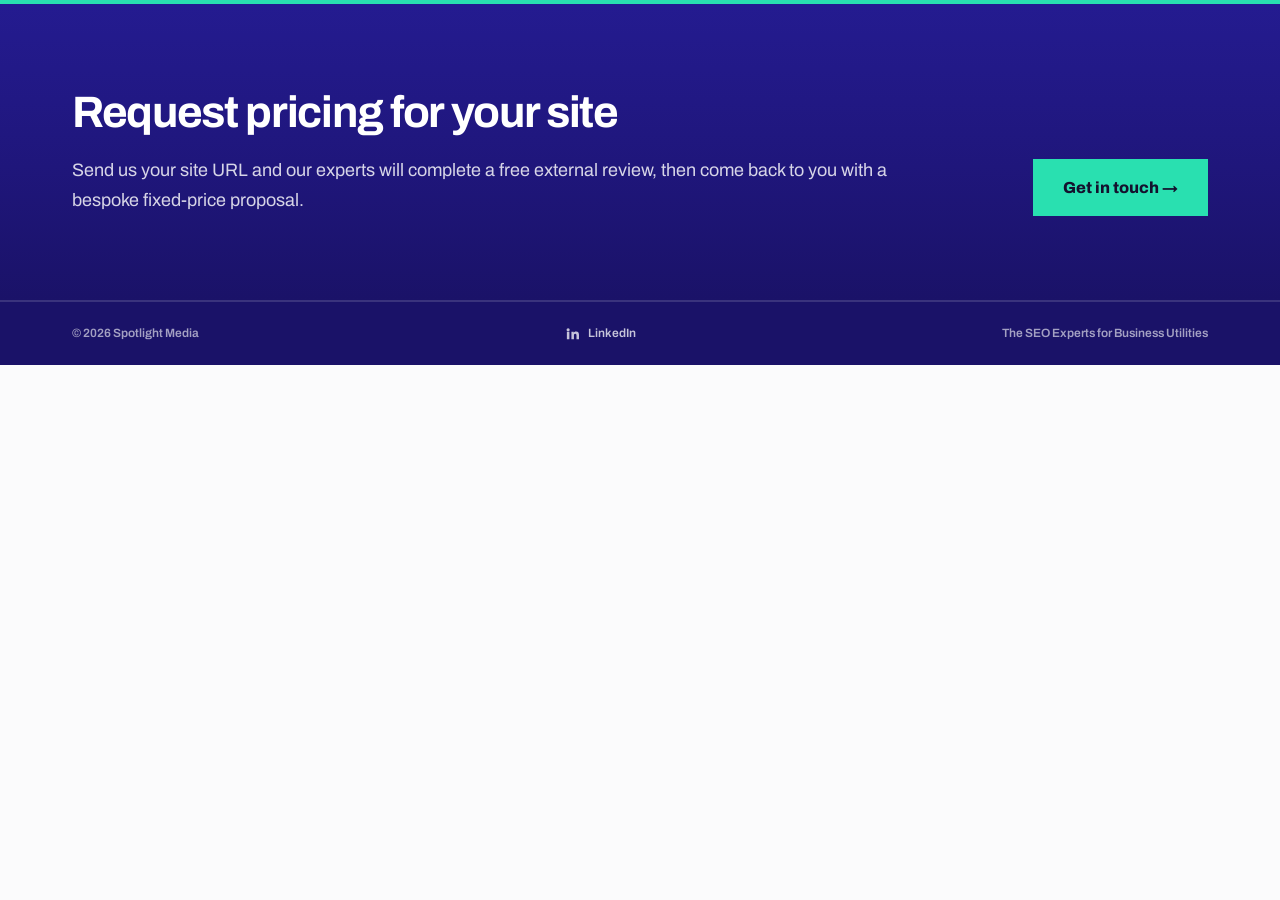
<file: webflow/homepage/footer.html>
<!DOCTYPE html>
<html lang="en-GB">
<head>
<meta charset="utf-8">
<meta name="viewport" content="width=device-width, initial-scale=1">
<title>Spotlight Media — Footer (component)</title>
<link rel="icon" href="assets/favicon.ico" sizes="any">
<link rel="preconnect" href="https://fonts.googleapis.com">
<link rel="preconnect" href="https://fonts.gstatic.com" crossorigin>
<link rel="stylesheet" href="https://fonts.googleapis.com/css2?family=Archivo:wght@400;500;600;700;800;900&display=swap">
<link rel="stylesheet" href="https://fonts.googleapis.com/css2?family=Archivo:wdth,wght@62..125,400..900&display=swap">
<link rel="stylesheet" href="global.css">
<style>body{background:#fbfbfc}</style>
</head>
<body>
<!--
  GLOBAL COMPONENT — Footer
  Reused, unchanged, on every page. In Webflow: build this once as a
  Component (Symbol) and drop it at the bottom of each page's body.
-->
<footer>
  <div class="rule"></div>

  <div class="cta-band">
    <div class="cta-band__content">
      <h2 class="cta-band__heading">Request pricing for your site</h2>
      <p class="cta-band__body">Send us your site URL and our experts will complete a free external review, then come back to you with a bespoke fixed-price proposal.</p>
    </div>
    <a class="btn btn--mint btn--footer-cta" href="https://www.spotlightmedia.io/contact-us">Get in touch →</a>
  </div>

  <div class="legal-bar">
    <span>© 2026 Spotlight Media</span>
    <a class="legal-bar__linkedin" href="https://www.linkedin.com/company/spotlight-business-media/" target="_blank" rel="noopener">
      <svg width="15" height="15" viewBox="0 0 24 24" fill="currentColor" aria-hidden="true"><path d="M4.98 3.5a2.5 2.5 0 1 1 0 5 2.5 2.5 0 0 1 0-5zM3 9h4v12H3V9zm7 0h3.8v1.7h.05c.53-.95 1.83-1.95 3.77-1.95 4.03 0 4.78 2.5 4.78 5.76V21h-4v-5.6c0-1.34-.03-3.06-1.9-3.06-1.9 0-2.2 1.45-2.2 2.96V21h-4V9z"></path></svg>
      LinkedIn
    </a>
    <span>The SEO Experts for Business Utilities</span>
  </div>
</footer>
</body>
</html>
</file>
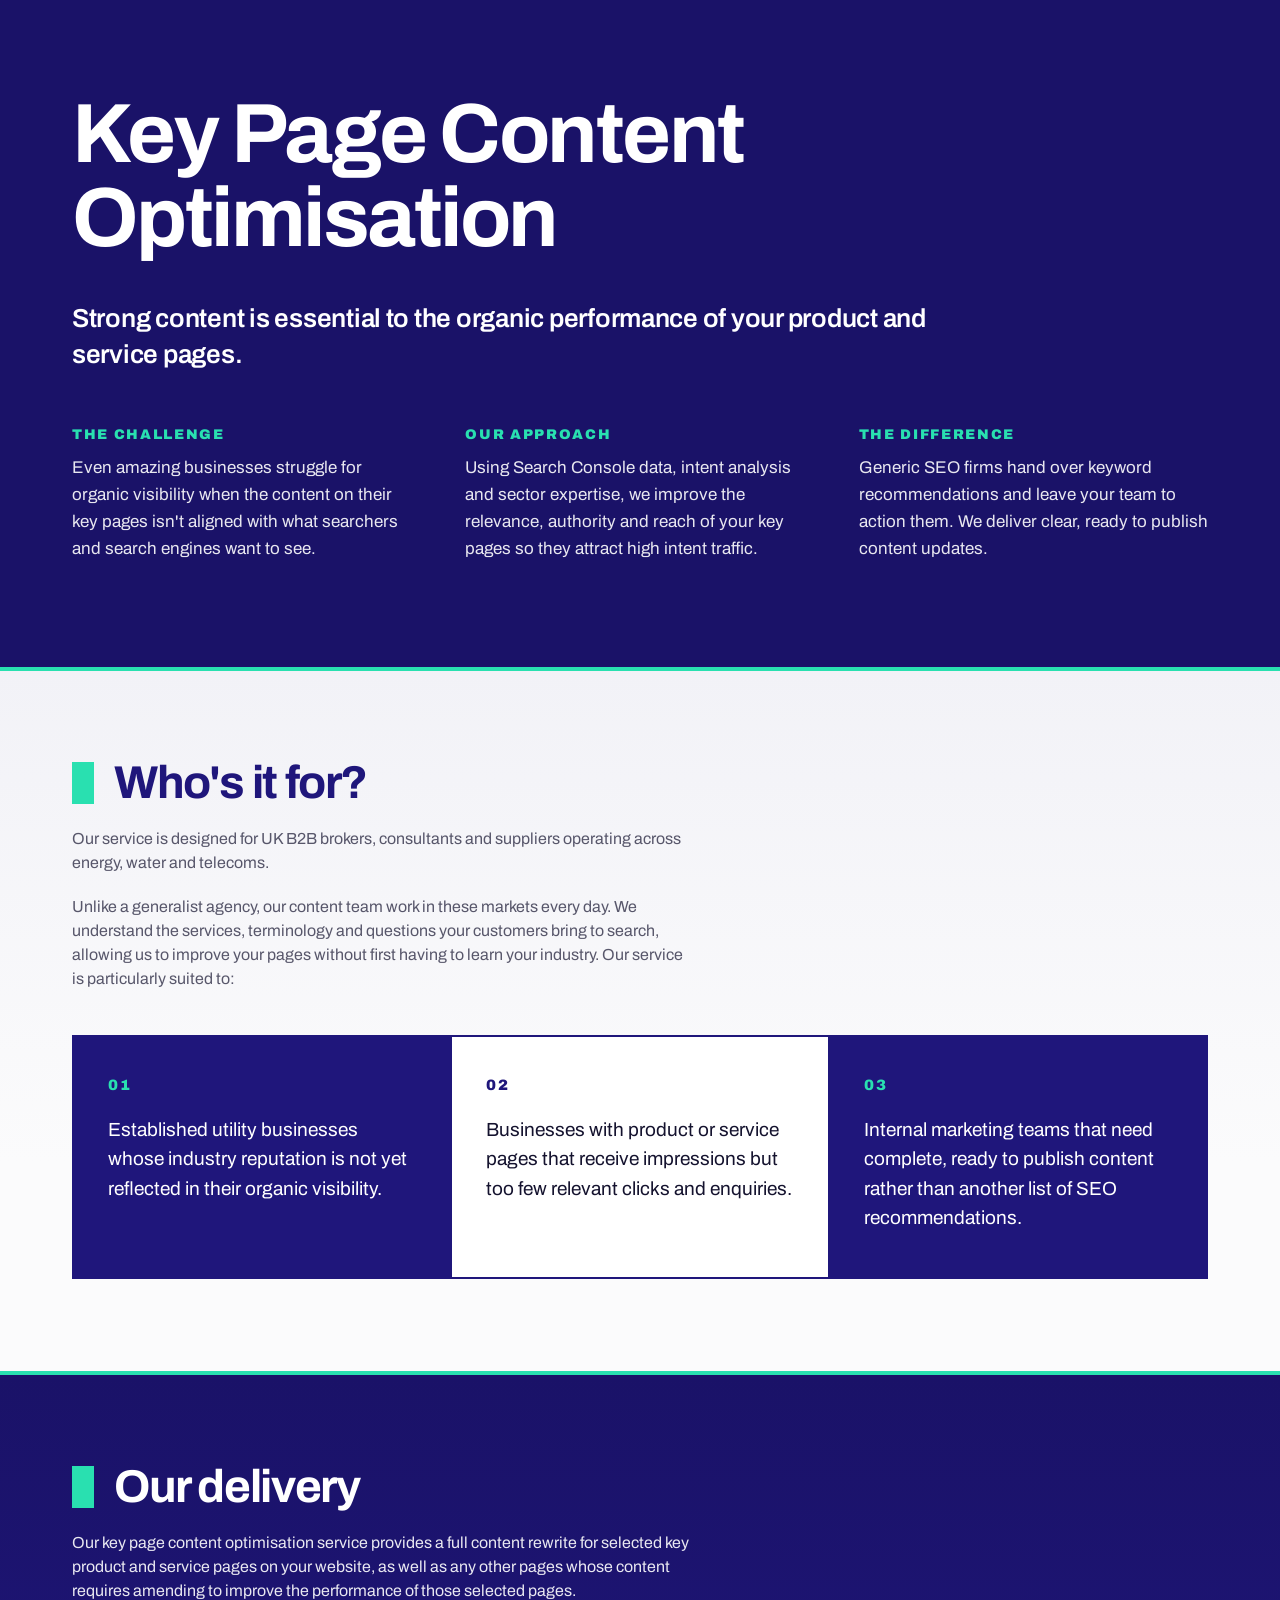
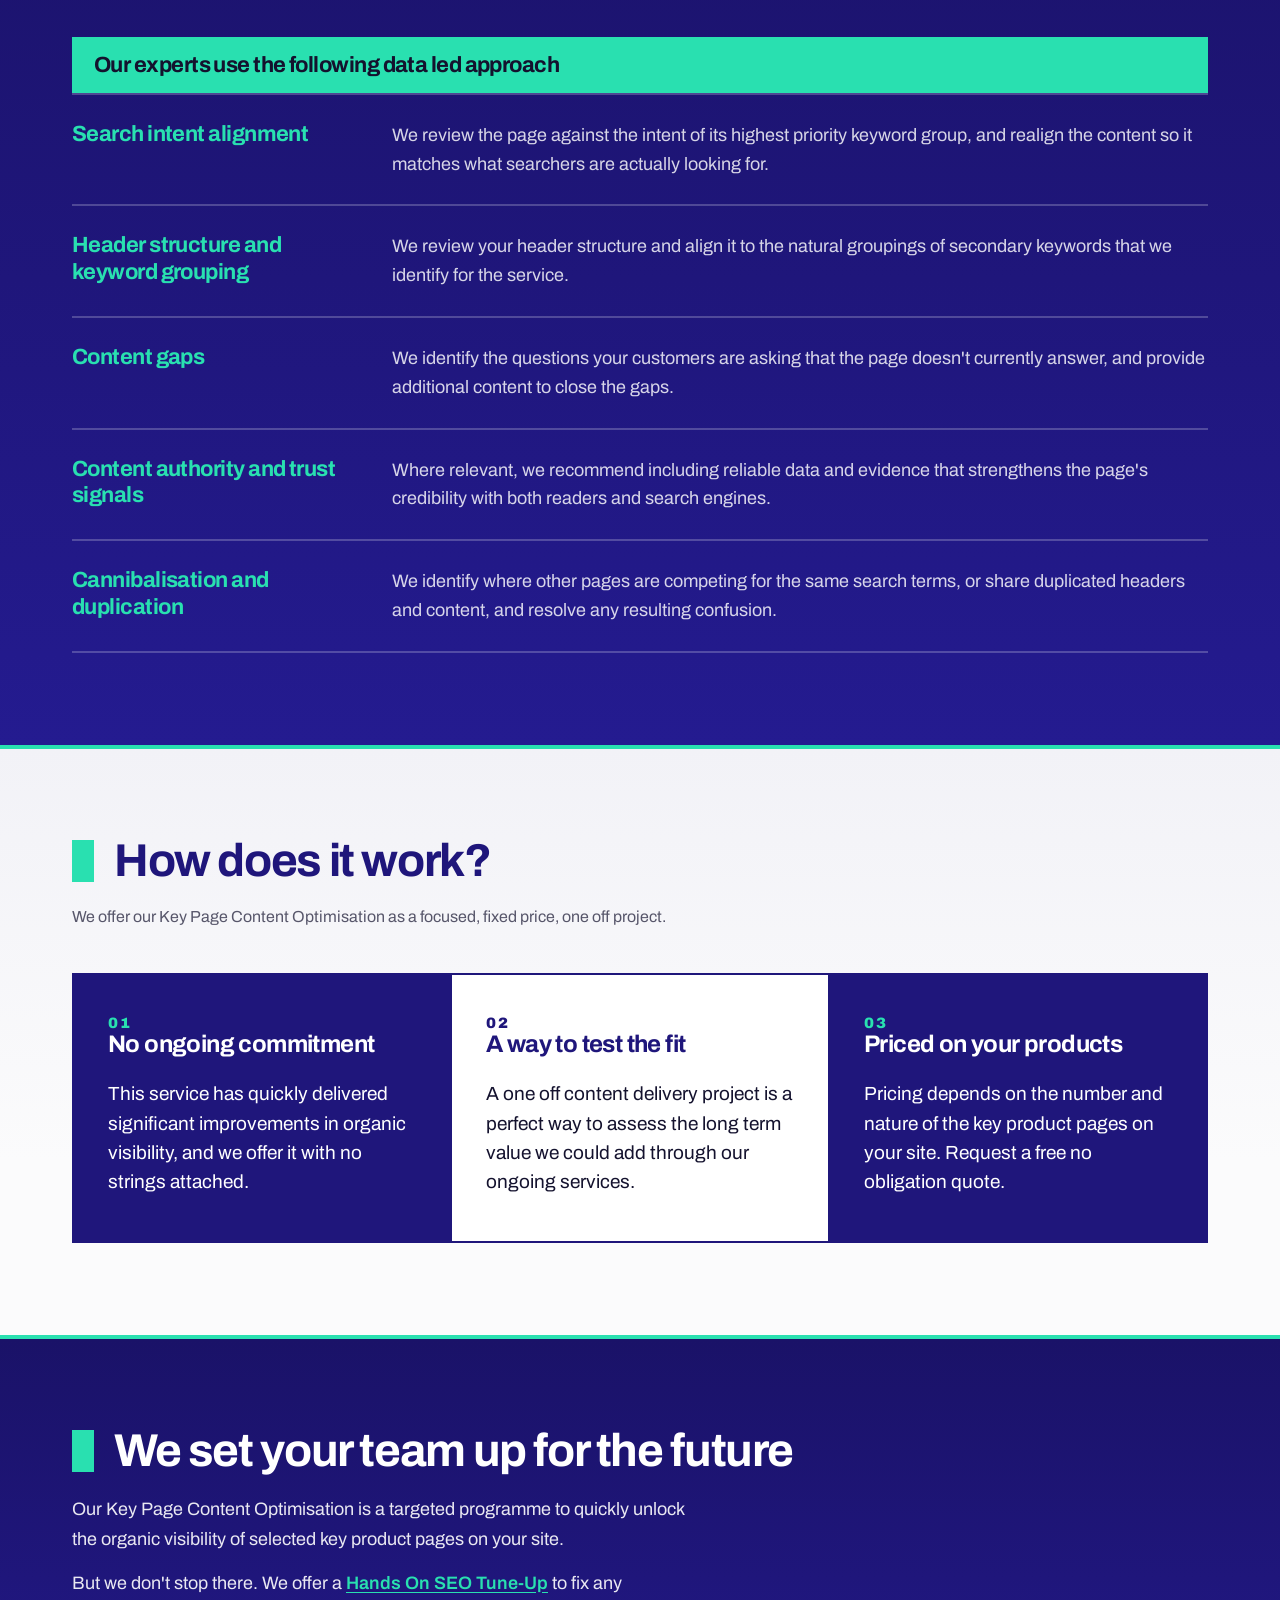
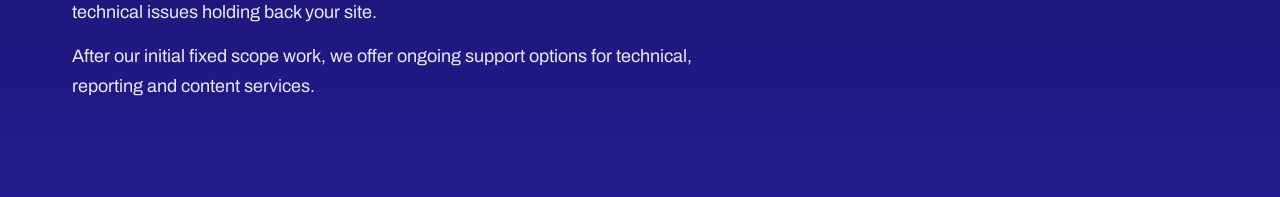
<file: webflow/key-page-content/key-page-content-body.html>
<!DOCTYPE html>
<html lang="en-GB">
<head>
<meta charset="utf-8">
<meta name="viewport" content="width=device-width, initial-scale=1">
<title>Spotlight Media — Key Page Content Optimisation body (component)</title>
<link rel="preconnect" href="https://fonts.googleapis.com">
<link rel="preconnect" href="https://fonts.gstatic.com" crossorigin>
<link rel="stylesheet" href="https://fonts.googleapis.com/css2?family=Archivo:wght@400;500;600;700;800;900&display=swap">
<link rel="stylesheet" href="https://fonts.googleapis.com/css2?family=Archivo:wdth,wght@62..125,400..900&display=swap">
<link rel="stylesheet" href="../homepage/global.css">
<style>body{background:#241b90}</style>
</head>
<body>
<!--
  PAGE-SPECIFIC — Key Page Content Optimisation body, INCLUDING its own
  CTA + legal bar. This page uses a LIGHT CTA band (unique in the set,
  since the section above it is already dark), so it does NOT reuse the
  shared Footer component — it carries its own footer markup at the end
  of this file instead. Header still reuses the shared Header component,
  but with "Our Services" marked active (see index.html for that snippet).
-->
<main>

  <section class="header-band hero" style="padding:92px var(--gutter) 104px">
    <h1 class="hero__title" style="max-width:1100px">Key Page Content Optimisation</h1>
    <p class="hero__standfirst" style="max-width:900px">Strong content is essential to the organic performance of your product and service pages.</p>
    <div class="herogrid" style="margin-top:54px;max-width:1180px">
      <div class="herocol">
        <span class="sublab">The challenge</span>
        <p>Even amazing businesses struggle for organic visibility when the content on their key pages isn't aligned with what searchers and search engines want to see.</p>
      </div>
      <div class="herocol">
        <span class="sublab">Our approach</span>
        <p>Using Search Console data, intent analysis and sector expertise, we improve the relevance, authority and reach of your key pages so they attract high intent traffic.</p>
      </div>
      <div class="herocol">
        <span class="sublab">The difference</span>
        <p>Generic SEO firms hand over keyword recommendations and leave your team to action them. We deliver clear, ready to publish content updates.</p>
      </div>
    </div>
  </section>

  <div class="rule"></div>

  <section class="section" style="padding-top:88px;padding-bottom:92px;background:linear-gradient(180deg,var(--grey-1) 0%,var(--page) 70%)">
    <div class="section-heading-group">
      <h2 class="section-heading" style="margin-bottom:0"><span class="section-heading__bar"></span>Who's it for?</h2>
      <p class="section-heading__sub" style="max-width:620px">Our service is designed for UK B2B brokers, consultants and suppliers operating across energy, water and telecoms.</p>
      <p class="section-heading__sub" style="max-width:620px">Unlike a generalist agency, our content team work in these markets every day. We understand the services, terminology and questions your customers bring to search, allowing us to improve your pages without first having to learn your industry. Our service is particularly suited to:</p>
    </div>
    <div class="diff-grid" style="margin-top:44px">
      <div class="diff-card diff-card--navy">
        <div class="diff-card__number">01</div>
        <p class="diff-card__text">Established utility businesses whose industry reputation is not yet reflected in their organic visibility.</p>
      </div>
      <div class="diff-card diff-card--white">
        <div class="diff-card__number">02</div>
        <p class="diff-card__text">Businesses with product or service pages that receive impressions but too few relevant clicks and enquiries.</p>
      </div>
      <div class="diff-card diff-card--navy">
        <div class="diff-card__number">03</div>
        <p class="diff-card__text">Internal marketing teams that need complete, ready to publish content rather than another list of SEO recommendations.</p>
      </div>
    </div>
  </section>

  <div class="rule"></div>

  <section class="site-header section" style="padding-top:88px;padding-bottom:92px">
    <div class="section-heading-group" style="margin-bottom:34px">
      <h2 class="section-heading section-heading--on-navy" style="margin-bottom:0"><span class="section-heading__bar"></span>Our delivery</h2>
      <p class="section-heading__sub" style="max-width:620px;color:rgba(255,255,255,.9)">Our key page content optimisation service provides a full content rewrite for selected key product and service pages on your website, as well as any other pages whose content requires amending to improve the performance of those selected pages.</p>
    </div>
    <div style="--row-label-width:280px">
      <div class="subheader-band subheader-band--mint">Our experts use the following data led approach</div>
      <div class="drow"><span class="drow-t">Search intent alignment</span><p class="drow-b">We review the page against the intent of its highest priority keyword group, and realign the content so it matches what searchers are actually looking for.</p></div>
      <div class="drow"><span class="drow-t">Header structure and keyword grouping</span><p class="drow-b">We review your header structure and align it to the natural groupings of secondary keywords that we identify for the service.</p></div>
      <div class="drow"><span class="drow-t">Content gaps</span><p class="drow-b">We identify the questions your customers are asking that the page doesn't currently answer, and provide additional content to close the gaps.</p></div>
      <div class="drow"><span class="drow-t">Content authority and trust signals</span><p class="drow-b">Where relevant, we recommend including reliable data and evidence that strengthens the page's credibility with both readers and search engines.</p></div>
      <div class="drow"><span class="drow-t">Cannibalisation and duplication</span><p class="drow-b">We identify where other pages are competing for the same search terms, or share duplicated headers and content, and resolve any resulting confusion.</p></div>
      <div class="drow-table"></div>
    </div>
  </section>

  <div class="rule"></div>

  <section class="section" style="padding-top:88px;padding-bottom:92px;background:linear-gradient(180deg,var(--grey-1) 0%,var(--page) 70%)">
    <div class="section-heading-group">
      <h2 class="section-heading" style="margin-bottom:0"><span class="section-heading__bar"></span>How does it work?</h2>
      <p class="section-heading__sub" style="max-width:620px">We offer our Key Page Content Optimisation as a focused, fixed price, one off project.</p>
    </div>
    <div class="diff-grid" style="margin-top:44px">
      <div class="diff-card diff-card--navy">
        <div class="diff-card__number">01</div>
        <span class="diff-card__title">No ongoing commitment</span>
        <p class="diff-card__text">This service has quickly delivered significant improvements in organic visibility, and we offer it with no strings attached.</p>
      </div>
      <div class="diff-card diff-card--white">
        <div class="diff-card__number">02</div>
        <span class="diff-card__title">A way to test the fit</span>
        <p class="diff-card__text">A one off content delivery project is a perfect way to assess the long term value we could add through our ongoing services.</p>
      </div>
      <div class="diff-card diff-card--navy">
        <div class="diff-card__number">03</div>
        <span class="diff-card__title">Priced on your products</span>
        <p class="diff-card__text">Pricing depends on the number and nature of the key product pages on your site. Request a free no obligation quote.</p>
      </div>
    </div>
  </section>

  <div class="rule"></div>

  <section class="site-header section" style="padding-top:88px;padding-bottom:96px">
    <div class="section-heading-group" style="margin-bottom:0">
      <h2 class="section-heading section-heading--on-navy" style="margin-bottom:0"><span class="section-heading__bar"></span>We set your team up for the future</h2>
      <div style="display:flex;flex-direction:column;gap:14px">
        <p style="margin:0;font-size:18px;line-height:1.65;max-width:620px;color:rgba(255,255,255,.9)">Our Key Page Content Optimisation is a targeted programme to quickly unlock the organic visibility of selected key product pages on your site.</p>
        <p style="margin:0;font-size:18px;line-height:1.65;max-width:620px;color:rgba(255,255,255,.9)">But we don't stop there. We offer a <a href="hands-on-seo-tune-up.html" style="color:var(--mint);font-weight:600">Hands On SEO Tune-Up</a> to fix any technical issues holding back your site.</p>
        <p style="margin:0;font-size:18px;line-height:1.65;max-width:620px;color:rgba(255,255,255,.9)">After our initial fixed scope work, we offer ongoing support options for technical, reporting and content services.</p>
      </div>
    </div>
  </section>

</main>

<!--
  No footer here — this page uses the standard shared Footer
  component/Embed at the bottom, same as every other page. That
  component supplies its own leading mint rule, so none is repeated here.
-->
</body>
</html>
</file>
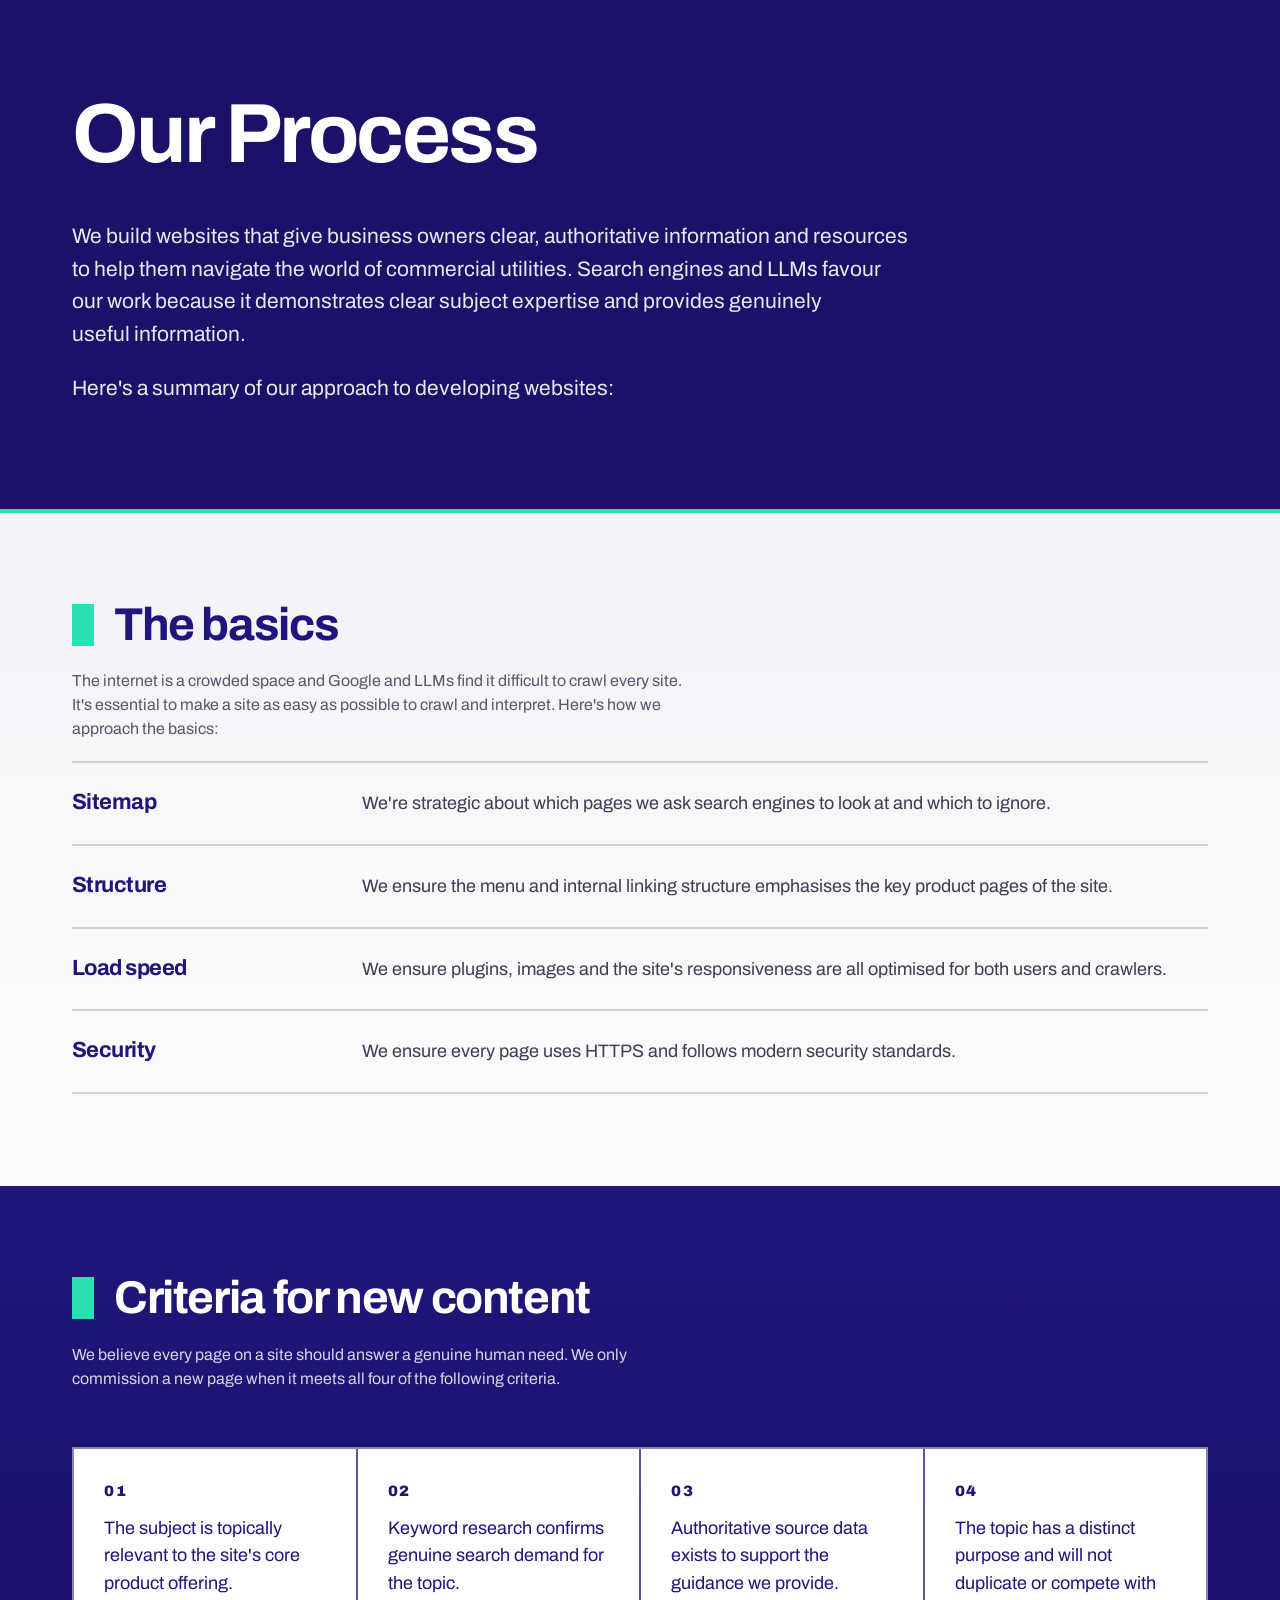
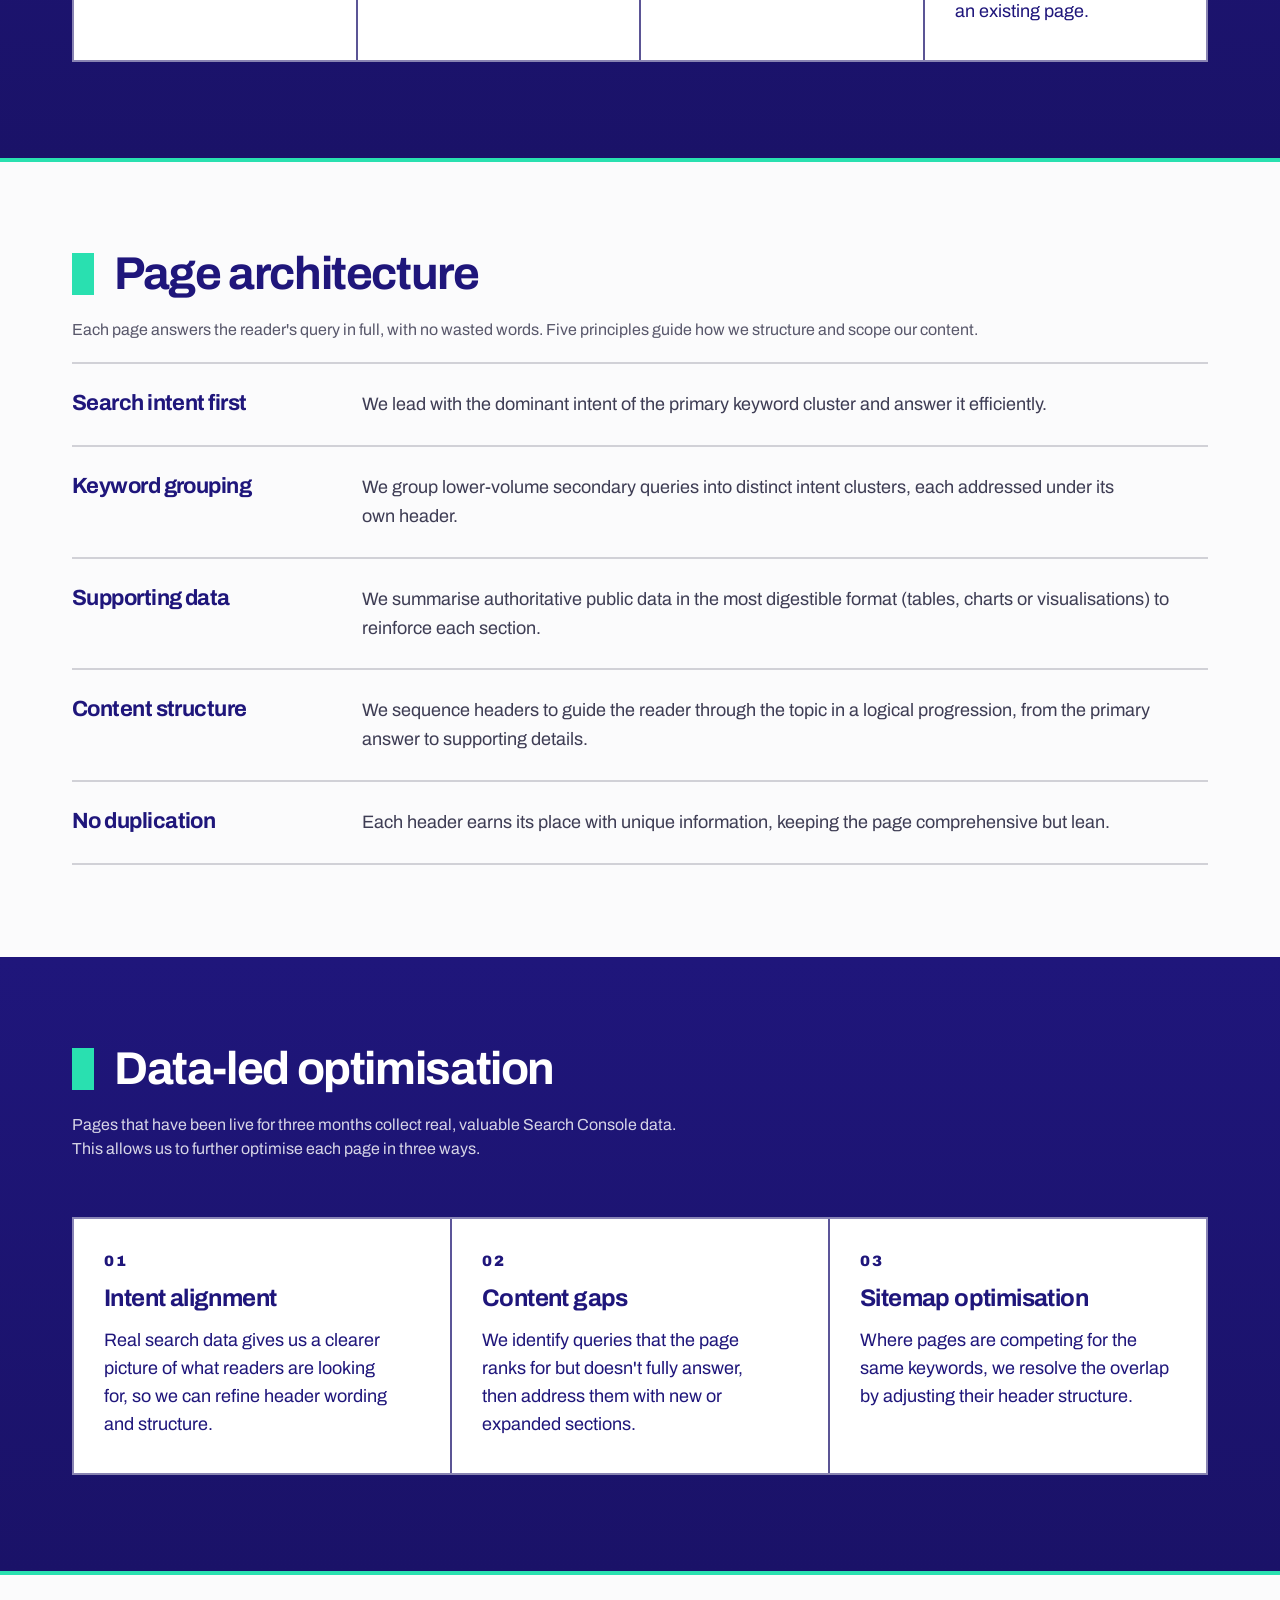
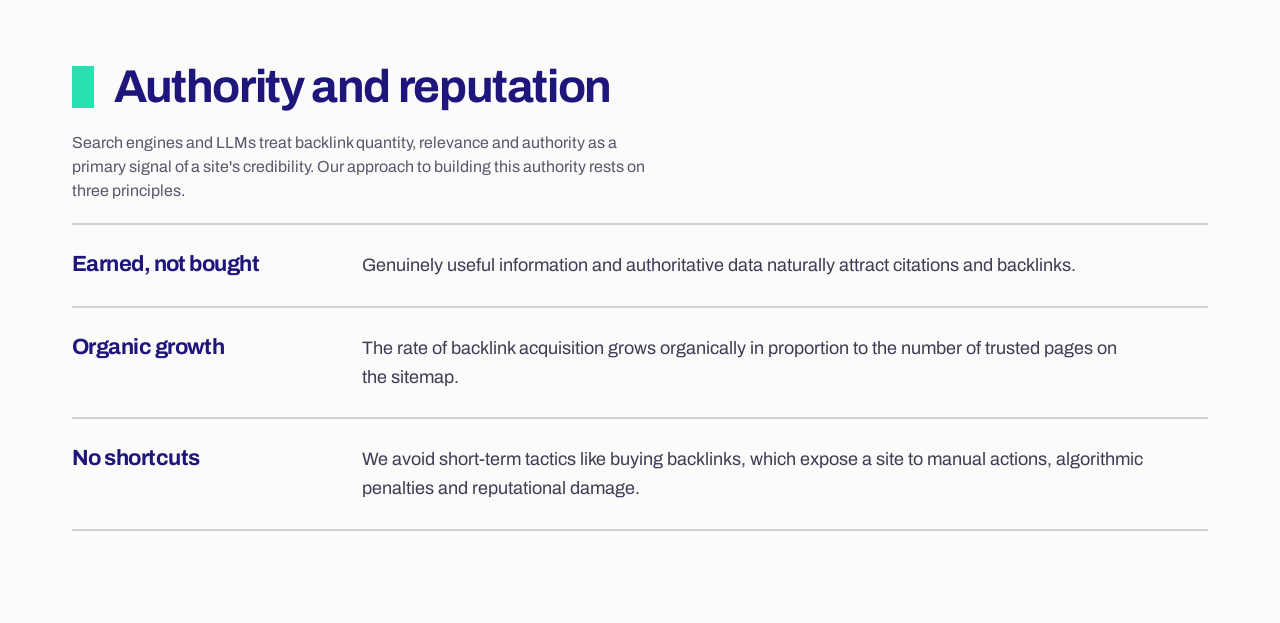
<file: webflow/process/process-body.html>
<!DOCTYPE html>
<html lang="en-GB">
<head>
<meta charset="utf-8">
<meta name="viewport" content="width=device-width, initial-scale=1">
<title>Spotlight Media — Process body (component)</title>
<link rel="preconnect" href="https://fonts.googleapis.com">
<link rel="preconnect" href="https://fonts.gstatic.com" crossorigin>
<link rel="stylesheet" href="https://fonts.googleapis.com/css2?family=Archivo:wght@400;500;600;700;800;900&display=swap">
<link rel="stylesheet" href="https://fonts.googleapis.com/css2?family=Archivo:wdth,wght@62..125,400..900&display=swap">
<link rel="stylesheet" href="../homepage/global.css">
<style>body{background:#241b90}</style>
</head>
<body>
<!--
  PAGE-SPECIFIC — Process body only.
  Header and footer are the same global components used on every other
  page. No images on this page at all — it's entirely type and rule tables.
-->
<main>

  <section class="header-band hero" style="padding:92px var(--gutter) 104px">
    <h1 class="hero__title" style="max-width:1000px">Our Process</h1>
    <div style="display:flex;flex-direction:column;gap:22px;margin-top:44px;max-width:860px">
      <p style="margin:0;font-size:21px;line-height:1.55;color:rgba(255,255,255,.9)">We build websites that give business owners clear, authoritative information and resources to help them navigate the world of commercial utilities. Search engines and LLMs favour our work because it demonstrates clear subject expertise and provides genuinely useful information.</p>
      <p style="margin:0;font-size:21px;line-height:1.55;color:rgba(255,255,255,.9)">Here's a summary of our approach to developing websites:</p>
    </div>
  </section>

  <div class="rule"></div>

  <section class="section" style="padding-top:88px;padding-bottom:92px;background:linear-gradient(180deg,var(--grey-1) 0%,var(--page) 70%)">
    <div class="section-heading-group" style="margin-bottom:20px">
      <h2 class="section-heading" style="margin-bottom:0"><span class="section-heading__bar"></span>The basics</h2>
      <p class="section-heading__sub" style="max-width:620px">The internet is a crowded space and Google and LLMs find it difficult to crawl every site. It's essential to make a site as easy as possible to crawl and interpret. Here's how we approach the basics:</p>
    </div>
    <div class="prow-table">
      <div class="prow"><span class="prow-t">Sitemap</span><p class="prow-b">We're strategic about which pages we ask search engines to look at and which to ignore.</p></div>
      <div class="prow"><span class="prow-t">Structure</span><p class="prow-b">We ensure the menu and internal linking structure emphasises the key product pages of the site.</p></div>
      <div class="prow"><span class="prow-t">Load speed</span><p class="prow-b">We ensure plugins, images and the site's responsiveness are all optimised for both users and crawlers.</p></div>
      <div class="prow"><span class="prow-t">Security</span><p class="prow-b">We ensure every page uses HTTPS and follows modern security standards.</p></div>
    </div>
  </section>

  <section class="section" style="padding-top:88px;padding-bottom:96px;background:linear-gradient(180deg,var(--navy) 0%,var(--navy-deep) 100%);color:#fff">
    <div class="section-heading-group" style="margin-bottom:44px">
      <h2 class="section-heading section-heading--on-navy" style="margin-bottom:0"><span class="section-heading__bar"></span>Criteria for new content</h2>
      <p class="section-heading__sub" style="max-width:620px;color:rgba(255,255,255,.82)">We believe every page on a site should answer a genuine human need. We only commission a new page when it meets all four of the following criteria.</p>
    </div>
    <div class="dnum-grid dnum-grid--four" style="margin-top:56px">
      <div class="dnum"><span class="dnum__number">01</span><p class="dnum__text">The subject is topically relevant to the site's core product offering.</p></div>
      <div class="dnum"><span class="dnum__number">02</span><p class="dnum__text">Keyword research confirms genuine search demand for the topic.</p></div>
      <div class="dnum"><span class="dnum__number">03</span><p class="dnum__text">Authoritative source data exists to support the guidance we provide.</p></div>
      <div class="dnum"><span class="dnum__number">04</span><p class="dnum__text">The topic has a distinct purpose and will not duplicate or compete with an existing page.</p></div>
    </div>
  </section>

  <div class="rule"></div>

  <section class="section" style="padding-top:88px;padding-bottom:92px;background:var(--page)">
    <div class="section-heading-group" style="margin-bottom:20px">
      <h2 class="section-heading" style="margin-bottom:0"><span class="section-heading__bar"></span>Page architecture</h2>
      <p class="section-heading__sub" style="max-width:none">Each page answers the reader's query in full, with no wasted words. Five principles guide how we structure and scope our content.</p>
    </div>
    <div class="prow-table">
      <div class="prow"><span class="prow-t">Search intent first</span><p class="prow-b">We lead with the dominant intent of the primary keyword cluster and answer it efficiently.</p></div>
      <div class="prow"><span class="prow-t">Keyword grouping</span><p class="prow-b">We group lower-volume secondary queries into distinct intent clusters, each addressed under its own header.</p></div>
      <div class="prow"><span class="prow-t">Supporting data</span><p class="prow-b">We summarise authoritative public data in the most digestible format (tables, charts or visualisations) to reinforce each section.</p></div>
      <div class="prow"><span class="prow-t">Content structure</span><p class="prow-b">We sequence headers to guide the reader through the topic in a logical progression, from the primary answer to supporting details.</p></div>
      <div class="prow"><span class="prow-t">No duplication</span><p class="prow-b">Each header earns its place with unique information, keeping the page comprehensive but lean.</p></div>
    </div>
  </section>

  <section class="section" style="padding-top:88px;padding-bottom:96px;background:linear-gradient(180deg,var(--navy) 0%,var(--navy-deep) 100%);color:#fff">
    <div class="section-heading-group" style="margin-bottom:44px">
      <h2 class="section-heading section-heading--on-navy" style="margin-bottom:0"><span class="section-heading__bar"></span>Data-led optimisation</h2>
      <p class="section-heading__sub" style="max-width:620px;color:rgba(255,255,255,.82)">Pages that have been live for three months collect real, valuable Search Console data. This allows us to further optimise each page in three ways.</p>
    </div>
    <div class="dnum-grid dnum-grid--three" style="margin-top:56px">
      <div class="dnum"><span class="dnum__number">01</span><span class="dnum__title">Intent alignment</span><p class="dnum__text">Real search data gives us a clearer picture of what readers are looking for, so we can refine header wording and structure.</p></div>
      <div class="dnum"><span class="dnum__number">02</span><span class="dnum__title">Content gaps</span><p class="dnum__text">We identify queries that the page ranks for but doesn't fully answer, then address them with new or expanded sections.</p></div>
      <div class="dnum"><span class="dnum__number">03</span><span class="dnum__title">Sitemap optimisation</span><p class="dnum__text">Where pages are competing for the same keywords, we resolve the overlap by adjusting their header structure.</p></div>
    </div>
  </section>

  <div class="rule"></div>

  <section class="section" style="padding-top:88px;padding-bottom:92px;background:var(--page);color:var(--ink)">
    <div class="section-heading-group" style="margin-bottom:20px">
      <h2 class="section-heading" style="margin-bottom:0"><span class="section-heading__bar"></span>Authority and reputation</h2>
      <p class="section-heading__sub" style="max-width:620px">Search engines and LLMs treat backlink quantity, relevance and authority as a primary signal of a site's credibility. Our approach to building this authority rests on three principles.</p>
    </div>
    <div class="prow-table">
      <div class="prow"><span class="prow-t">Earned, not bought</span><p class="prow-b">Genuinely useful information and authoritative data naturally attract citations and backlinks.</p></div>
      <div class="prow"><span class="prow-t">Organic growth</span><p class="prow-b">The rate of backlink acquisition grows organically in proportion to the number of trusted pages on the sitemap.</p></div>
      <div class="prow"><span class="prow-t">No shortcuts</span><p class="prow-b">We avoid short-term tactics like buying backlinks, which expose a site to manual actions, algorithmic penalties and reputational damage.</p></div>
    </div>
  </section>

</main>
</body>
</html>
</file>
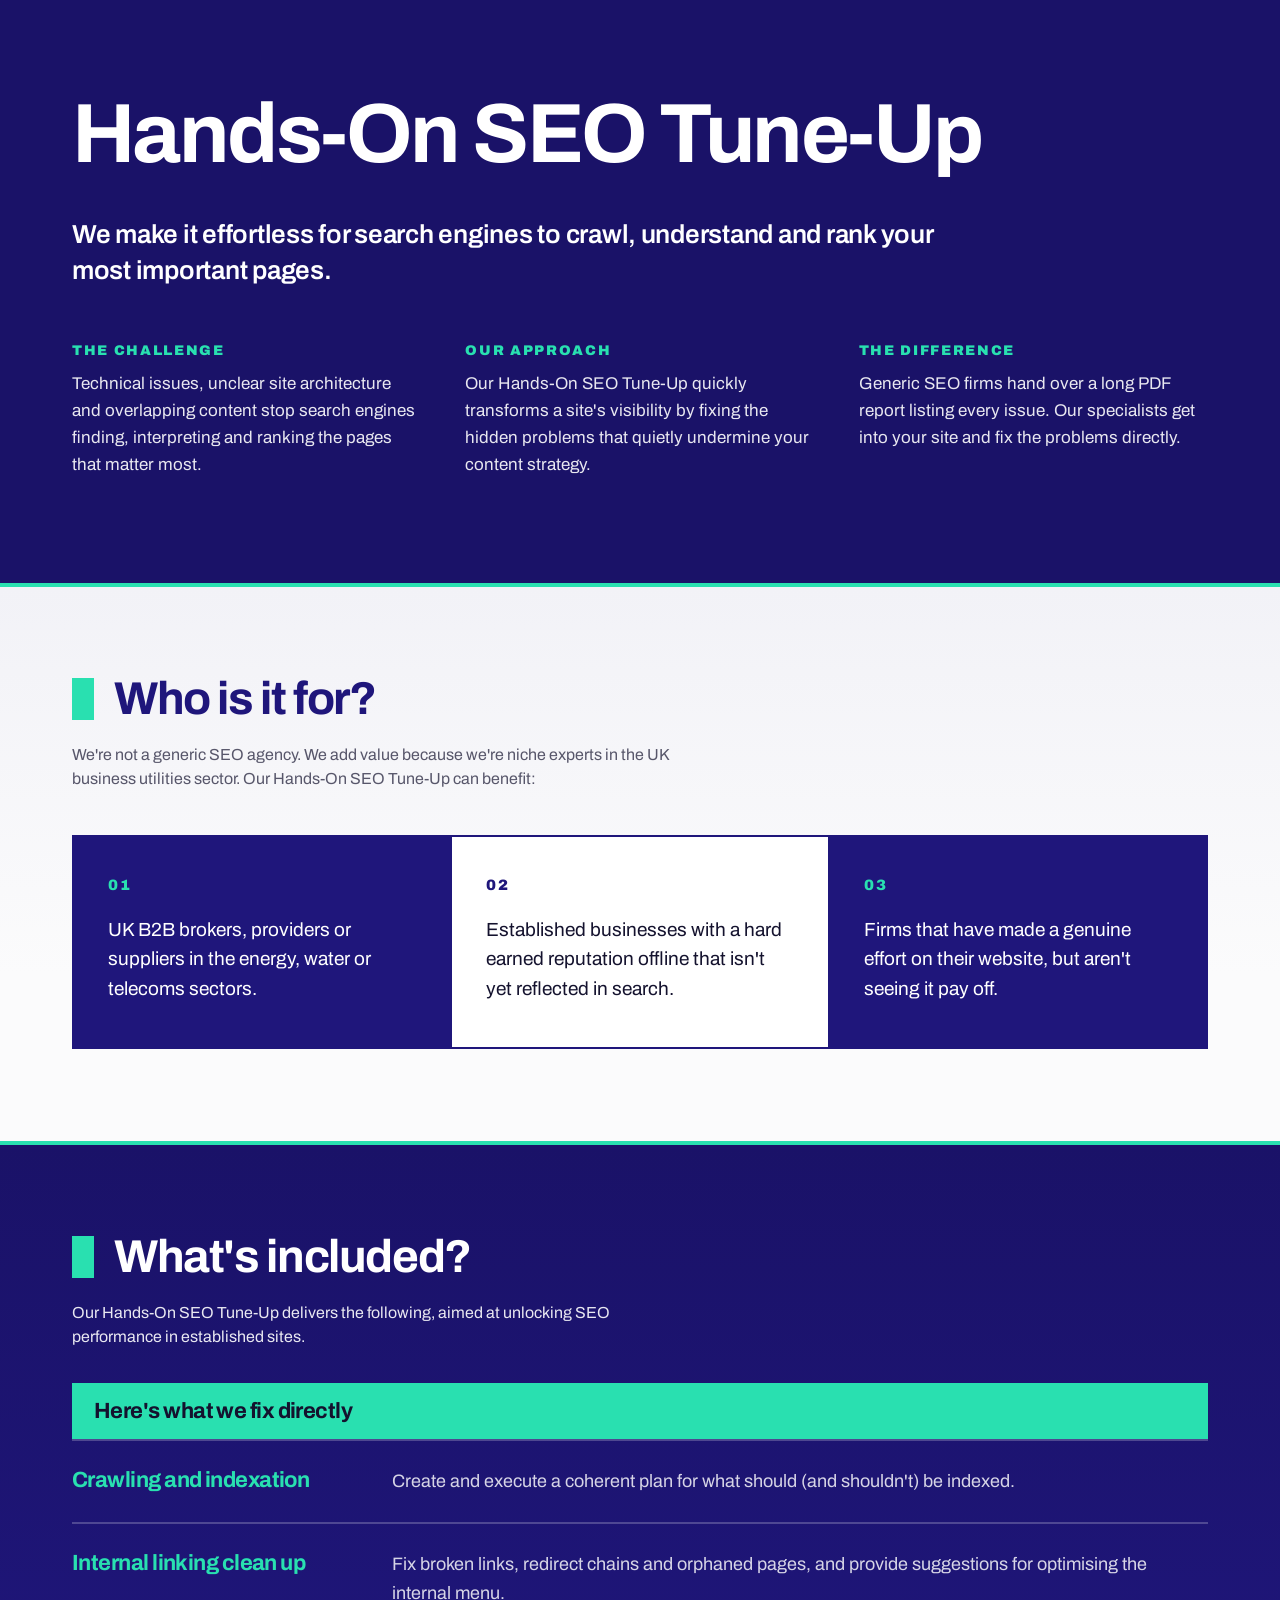
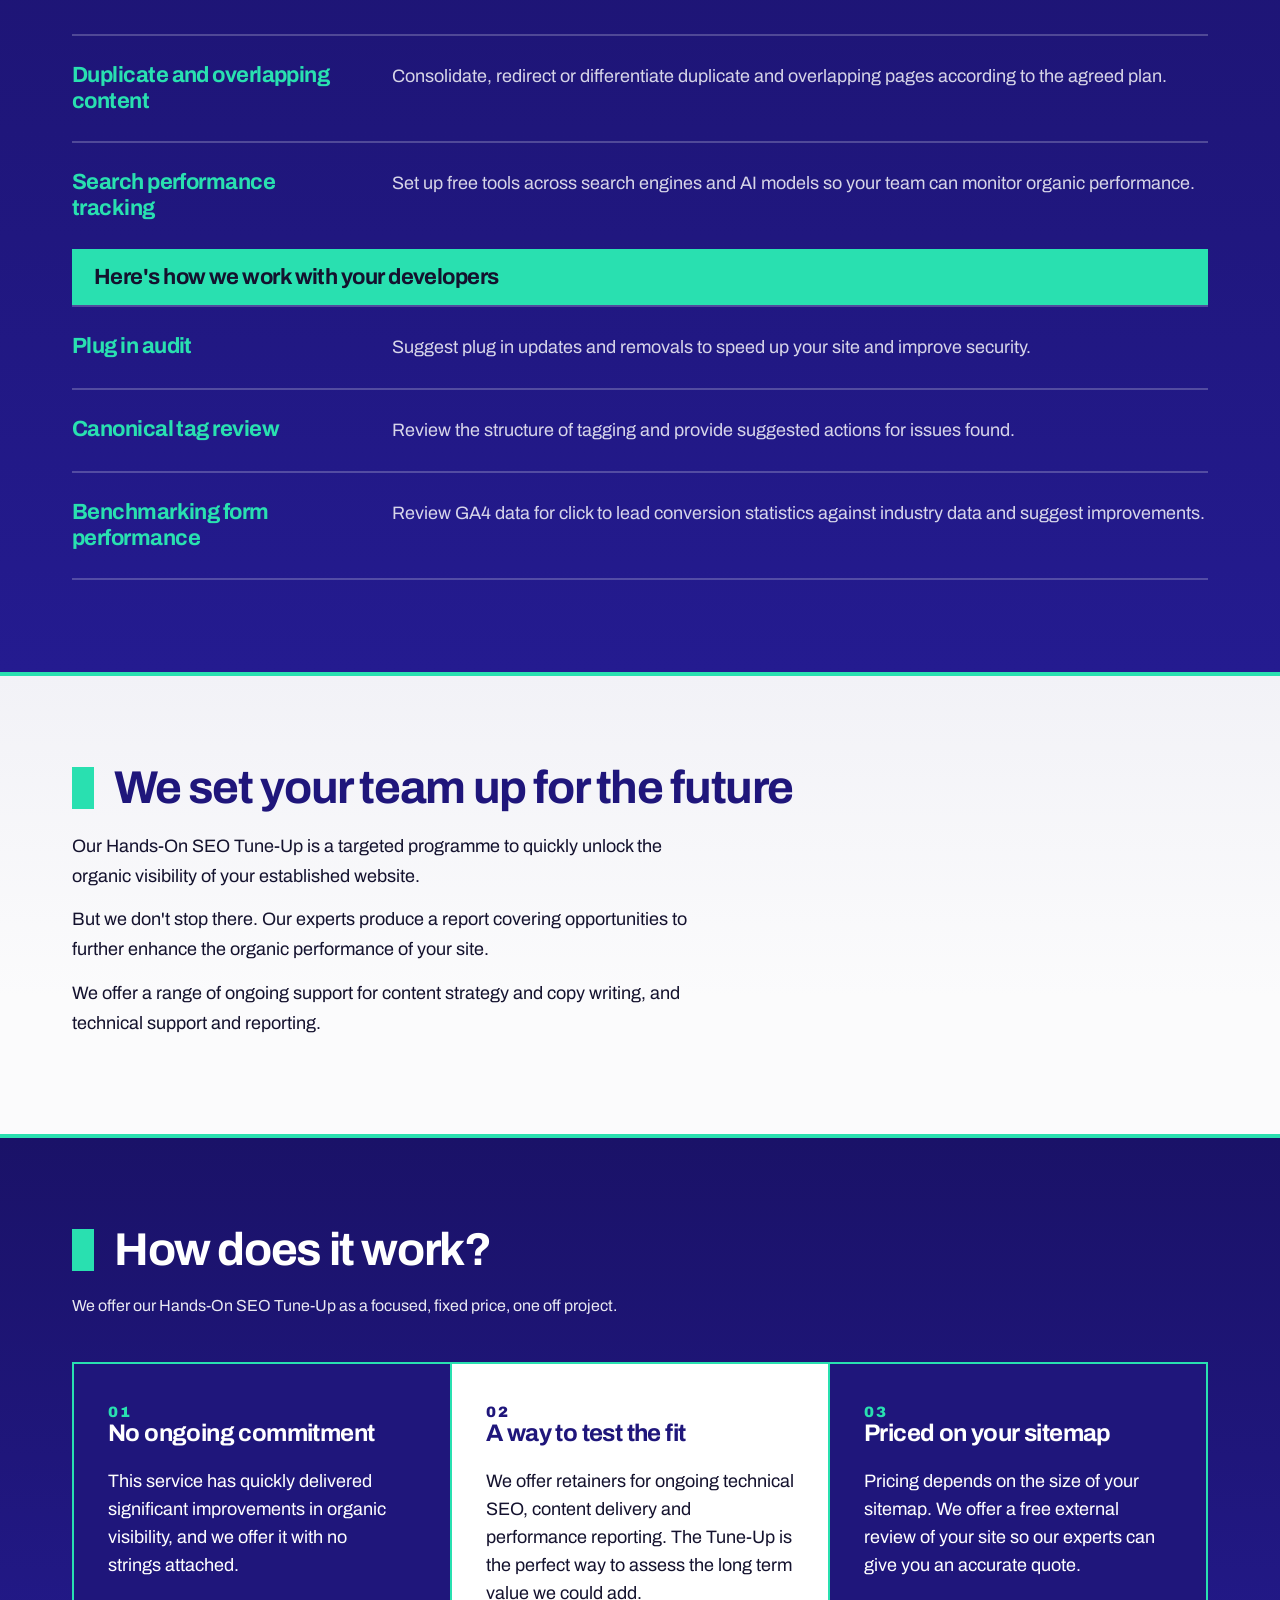
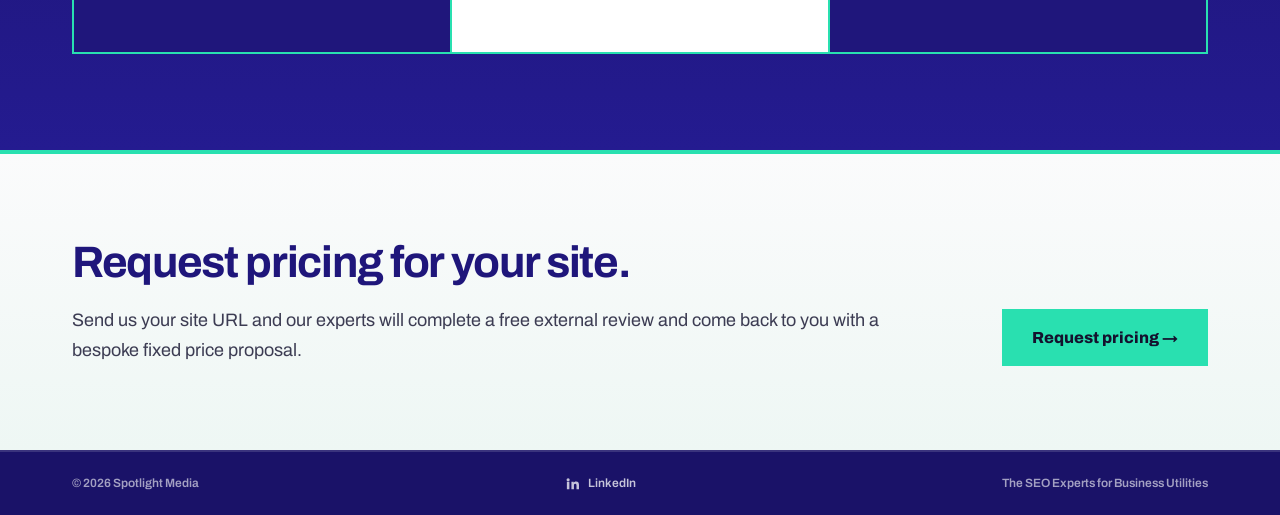
<file: webflow/tune-up/tune-up-body.html>
<!DOCTYPE html>
<html lang="en-GB">
<head>
<meta charset="utf-8">
<meta name="viewport" content="width=device-width, initial-scale=1">
<title>Spotlight Media — Hands-On SEO Tune-Up body (component)</title>
<link rel="preconnect" href="https://fonts.googleapis.com">
<link rel="preconnect" href="https://fonts.gstatic.com" crossorigin>
<link rel="stylesheet" href="https://fonts.googleapis.com/css2?family=Archivo:wght@400;500;600;700;800;900&display=swap">
<link rel="stylesheet" href="https://fonts.googleapis.com/css2?family=Archivo:wdth,wght@62..125,400..900&display=swap">
<link rel="stylesheet" href="../homepage/global.css">
<style>body{background:#241b90}</style>
</head>
<body>
<!--
  PAGE-SPECIFIC — Hands-On SEO Tune-Up body, revised per the updated
  handoff (Spotlight_Homepage_Redesign_7.zip). Supersedes the earlier
  build: hero now uses the herogrid/sublab pattern (like Key Page
  Content), "Who is it for?" and "How does it work?" cards now
  alternate navy/white/navy instead of all-white, "What's included?"
  moved onto the navy gradient with mint sub-header bands + .drow
  (instead of a flat ground with navy bands + .prow), and the page
  ends with its own light CTA + legal bar rather than the standard
  shared Footer — this page does NOT get the shared Footer dropped
  underneath it. Header also now needs "Our Services" marked active
  (nav-link--active) — see index.html for that snippet.
-->
<main>

  <section class="header-band hero" style="padding:92px var(--gutter) 104px">
    <h1 class="hero__title" style="max-width:1000px">Hands-On SEO Tune-Up</h1>
    <p class="hero__standfirst" style="max-width:900px">We make it effortless for search engines to crawl, understand and rank your most important pages.</p>
    <div class="herogrid" style="margin-top:54px;max-width:1180px">
      <div class="herocol">
        <span class="sublab">The challenge</span>
        <p>Technical issues, unclear site architecture and overlapping content stop search engines finding, interpreting and ranking the pages that matter most.</p>
      </div>
      <div class="herocol">
        <span class="sublab">Our approach</span>
        <p>Our Hands-On SEO Tune-Up quickly transforms a site's visibility by fixing the hidden problems that quietly undermine your content strategy.</p>
      </div>
      <div class="herocol">
        <span class="sublab">The difference</span>
        <p>Generic SEO firms hand over a long PDF report listing every issue. Our specialists get into your site and fix the problems directly.</p>
      </div>
    </div>
  </section>

  <div class="rule"></div>

  <section class="section" style="padding-top:88px;padding-bottom:92px;background:linear-gradient(180deg,var(--grey-1) 0%,var(--page) 70%)">
    <div class="section-heading-group">
      <h2 class="section-heading" style="margin-bottom:0"><span class="section-heading__bar"></span>Who is it for?</h2>
      <p class="section-heading__sub" style="max-width:620px">We're not a generic SEO agency. We add value because we're niche experts in the UK business utilities sector. Our Hands-On SEO Tune-Up can benefit:</p>
    </div>
    <div class="diff-grid" style="margin-top:44px">
      <div class="diff-card diff-card--navy">
        <div class="diff-card__number">01</div>
        <p class="diff-card__text">UK B2B brokers, providers or suppliers in the energy, water or telecoms sectors.</p>
      </div>
      <div class="diff-card diff-card--white">
        <div class="diff-card__number">02</div>
        <p class="diff-card__text">Established businesses with a hard earned reputation offline that isn't yet reflected in search.</p>
      </div>
      <div class="diff-card diff-card--navy">
        <div class="diff-card__number">03</div>
        <p class="diff-card__text">Firms that have made a genuine effort on their website, but aren't seeing it pay off.</p>
      </div>
    </div>
  </section>

  <div class="rule"></div>

  <section class="site-header section" style="padding-top:88px;padding-bottom:92px">
    <div class="section-heading-group" style="margin-bottom:34px">
      <h2 class="section-heading section-heading--on-navy" style="margin-bottom:0"><span class="section-heading__bar"></span>What's included?</h2>
      <p class="section-heading__sub" style="max-width:620px;color:rgba(255,255,255,.9)">Our Hands-On SEO Tune-Up delivers the following, aimed at unlocking SEO performance in established sites.</p>
    </div>
    <div style="--row-label-width:280px">
      <div class="subheader-band subheader-band--mint">Here's what we fix directly</div>
      <div class="drow"><span class="drow-t">Crawling and indexation</span><p class="drow-b">Create and execute a coherent plan for what should (and shouldn't) be indexed.</p></div>
      <div class="drow"><span class="drow-t">Internal linking clean up</span><p class="drow-b">Fix broken links, redirect chains and orphaned pages, and provide suggestions for optimising the internal menu.</p></div>
      <div class="drow"><span class="drow-t">Duplicate and overlapping content</span><p class="drow-b">Consolidate, redirect or differentiate duplicate and overlapping pages according to the agreed plan.</p></div>
      <div class="drow"><span class="drow-t">Search performance tracking</span><p class="drow-b">Set up free tools across search engines and AI models so your team can monitor organic performance.</p></div>
      <div class="subheader-band subheader-band--mint" style="margin-top:2px">Here's how we work with your developers</div>
      <div class="drow"><span class="drow-t">Plug in audit</span><p class="drow-b">Suggest plug in updates and removals to speed up your site and improve security.</p></div>
      <div class="drow"><span class="drow-t">Canonical tag review</span><p class="drow-b">Review the structure of tagging and provide suggested actions for issues found.</p></div>
      <div class="drow"><span class="drow-t">Benchmarking form performance</span><p class="drow-b">Review GA4 data for click to lead conversion statistics against industry data and suggest improvements.</p></div>
      <div class="drow-table"></div>
    </div>
  </section>

  <div class="rule"></div>

  <section class="section" style="padding-top:88px;padding-bottom:96px;background:linear-gradient(180deg,var(--grey-1) 0%,var(--page) 70%)">
    <div class="section-heading-group" style="margin-bottom:0">
      <h2 class="section-heading" style="margin-bottom:0"><span class="section-heading__bar"></span>We set your team up for the future</h2>
      <div style="display:flex;flex-direction:column;gap:14px">
        <p style="margin:0;font-size:18px;line-height:1.65;max-width:620px">Our Hands-On SEO Tune-Up is a targeted programme to quickly unlock the organic visibility of your established website.</p>
        <p style="margin:0;font-size:18px;line-height:1.65;max-width:620px">But we don't stop there. Our experts produce a report covering opportunities to further enhance the organic performance of your site.</p>
        <p style="margin:0;font-size:18px;line-height:1.65;max-width:620px">We offer a range of ongoing support for content strategy and copy writing, and technical support and reporting.</p>
      </div>
    </div>
  </section>

  <div class="rule"></div>

  <section class="site-header section" style="padding-top:88px;padding-bottom:96px">
    <div class="section-heading-group">
      <h2 class="section-heading section-heading--on-navy" style="margin-bottom:0"><span class="section-heading__bar"></span>How does it work?</h2>
      <p class="section-heading__sub" style="max-width:620px;color:rgba(255,255,255,.9)">We offer our Hands-On SEO Tune-Up as a focused, fixed price, one off project.</p>
    </div>
    <div class="diff-grid" style="margin-top:44px;background:var(--mint);border-color:var(--mint)">
      <div class="diff-card diff-card--navy">
        <div class="diff-card__number">01</div>
        <span class="diff-card__title">No ongoing commitment</span>
        <p class="diff-card__text" style="font-size:18px;line-height:1.55">This service has quickly delivered significant improvements in organic visibility, and we offer it with no strings attached.</p>
      </div>
      <div class="diff-card diff-card--white">
        <div class="diff-card__number">02</div>
        <span class="diff-card__title">A way to test the fit</span>
        <p class="diff-card__text" style="font-size:18px;line-height:1.55">We offer retainers for ongoing technical SEO, content delivery and performance reporting. The Tune-Up is the perfect way to assess the long term value we could add.</p>
      </div>
      <div class="diff-card diff-card--navy">
        <div class="diff-card__number">03</div>
        <span class="diff-card__title">Priced on your sitemap</span>
        <p class="diff-card__text" style="font-size:18px;line-height:1.55">Pricing depends on the size of your sitemap. We offer a free external review of your site so our experts can give you an accurate quote.</p>
      </div>
    </div>
  </section>

</main>

<!-- This page's own footer — light CTA variant, not the shared dark Footer component. -->
<footer>
  <div class="rule"></div>
  <div class="cta-band cta-band--light">
    <div class="cta-band__content">
      <h2 class="cta-band__heading cta-band__heading--on-light">Request pricing for your site.</h2>
      <p class="cta-band__body">Send us your site URL and our experts will complete a free external review and come back to you with a bespoke fixed price proposal.</p>
    </div>
    <a class="btn btn--mint btn--footer-cta" href="https://www.spotlightmedia.io/contact-us">Request pricing →</a>
  </div>

  <div class="legal-bar">
    <span>© 2026 Spotlight Media</span>
    <a class="legal-bar__linkedin" href="https://www.linkedin.com/company/spotlight-business-media/" target="_blank" rel="noopener">
      <svg width="15" height="15" viewBox="0 0 24 24" fill="currentColor" aria-hidden="true"><path d="M4.98 3.5a2.5 2.5 0 1 1 0 5 2.5 2.5 0 0 1 0-5zM3 9h4v12H3V9zm7 0h3.8v1.7h.05c.53-.95 1.83-1.95 3.77-1.95 4.03 0 4.78 2.5 4.78 5.76V21h-4v-5.6c0-1.34-.03-3.06-1.9-3.06-1.9 0-2.2 1.45-2.2 2.96V21h-4V9z"></path></svg>
      LinkedIn
    </a>
    <span>The SEO Experts for Business Utilities</span>
  </div>
</footer>

</body>
</html>
</file>
<file: webflow/homepage/global.css>
/* ==========================================================================
   Spotlight Media — global stylesheet
   Shared by every component: header, footer, and all page bodies.
   In Webflow: paste this into Project Settings → Custom Code → Head Code
   inside a <style> tag, or recreate each rule as Webflow classes/Variables.
   ========================================================================== */

:root{
  --navy:#1f167b;
  --navy-deep:#1a1268;
  --navy-bright:#241b90;
  --ink:#14122e;
  --ink-soft:#3a3768;
  --mint:#29e0b0;
  --page:#fbfbfc;
  --grey-1:#f2f2f7;
  --mint-wash:#eef7f4;
  --mint-tint:#eaf9f4;

  /* Gutter shrinks at each breakpoint below; see media queries at the end. */
  --gutter:72px;
  --rule:2px;
}

*,*::before,*::after{box-sizing:border-box}
body{margin:0;background:var(--page);color:var(--ink);font-family:Archivo,system-ui,sans-serif;-webkit-font-smoothing:antialiased}
img{max-width:100%;display:block}
a{color:var(--navy);text-underline-offset:3px}
a:hover{color:var(--mint)}
p{text-wrap:pretty}

/* ---- layout helpers -------------------------------------------------- */
.section{padding-left:var(--gutter);padding-right:var(--gutter)}
.rule{height:4px;background:var(--mint)}

.section-heading{margin:0 0 44px;display:flex;align-items:center;gap:20px;font-size:46px;font-weight:700;line-height:1.05;letter-spacing:-.03em;color:var(--navy)}
.section-heading--on-navy{color:#fff}
.section-heading__bar{width:22px;height:42px;background:var(--mint);display:block;flex:none}

/* ---- buttons ---------------------------------------------------------- */
.btn{display:inline-flex;align-items:center;justify-content:center;text-decoration:none;font-weight:800;font-size:16px;white-space:nowrap;transition:background .18s,color .18s,border-color .18s}
.btn--mint{background:var(--mint);color:var(--ink);padding:18px 30px}
.btn--mint:hover{background:#20c79c;color:var(--ink)}
.btn--outline{border:2px solid rgba(255,255,255,.45);color:#fff;padding:16px 30px}
.btn--outline:hover{border-color:var(--mint);color:var(--mint)}
.btn--footer-cta{padding:20px 30px}

/* ---- header / nav ------------------------------------------------------ */
.site-header{background:linear-gradient(180deg,var(--navy-deep) 0%,var(--navy) 52%,var(--navy-bright) 100%);color:#fff}
/* Flat colour matching the hero gradient's own starting stop, so the two
   meet at an identical pixel value instead of two gradients butting together. */
.header-band{background:var(--navy-deep);color:#fff}
.nav{display:flex;align-items:center;justify-content:space-between;padding:26px var(--gutter);position:relative;z-index:30}

.logo{text-decoration:none;color:#fff;font-variation-settings:'wdth' 62,'wght' 600;font-size:30px;line-height:1;letter-spacing:.012em}
.logo:hover{color:#fff}
.logo__dot{color:var(--mint)}

.nav-menu{display:flex;align-items:center;gap:24px;font-size:14px;font-weight:600;list-style:none;margin:0;padding:0}
.nav-menu li{display:flex}
.nav-menu li:last-child{margin-left:14px}

.nav-link{color:rgba(255,255,255,.85);text-decoration:none;padding-bottom:4px;border-bottom:2px solid transparent;transition:border-color .18s,color .18s}
.nav-link:hover,.nav-link:focus-visible{color:var(--mint);border-bottom-color:var(--mint)}

.nav-dropdown{position:relative;display:flex;align-items:center}
/* Hidden checkbox drives the mobile tap-to-open state; hover/focus-within drive desktop. */
.dropdown-toggle-input{position:absolute;opacity:0;pointer-events:none}
.dropdown-toggle-label{cursor:pointer;margin:0}
.dropdown-list{position:absolute;top:100%;left:-20px;padding-top:20px;min-width:300px;opacity:0;visibility:hidden;transform:translateY(-6px);transition:opacity .16s,transform .16s,visibility .16s}
.nav-dropdown:hover .dropdown-list,
.nav-dropdown:focus-within .dropdown-list,
.dropdown-toggle-input:checked ~ .dropdown-list{opacity:1;visibility:visible;transform:none}
.dropdown-panel{background:#fff;border:2px solid var(--navy);display:flex;flex-direction:column;box-shadow:0 18px 40px rgba(20,18,46,.22)}
.dropdown-link{display:block;padding:14px 20px;color:var(--navy);text-decoration:none;font-size:14px;font-weight:700;border-top:2px solid rgba(20,18,46,.12);transition:background .16s}
.dropdown-link:first-child{border-top:none}
.dropdown-link:hover,.dropdown-link:focus-visible{background:var(--mint-tint);color:var(--navy)}

/* Mobile nav toggle — CSS-only checkbox pattern, no JS. Kept below ~900px. */
.nav-toggle-input{position:absolute;opacity:0;pointer-events:none}
.nav-toggle-label{display:none;width:28px;height:20px;position:relative;cursor:pointer;flex:none}
.nav-toggle-label span{position:absolute;left:0;right:0;height:2px;background:#fff;transition:transform .2s,opacity .2s}
.nav-toggle-label span:nth-child(1){top:0}
.nav-toggle-label span:nth-child(2){top:9px}
.nav-toggle-label span:nth-child(3){top:18px}

/* ---- footer -------------------------------------------------------------- */
.cta-band{background:linear-gradient(180deg,var(--navy-bright) 0%,var(--navy) 55%,var(--navy-deep) 100%);color:#fff;padding:84px var(--gutter);display:flex;align-items:end;justify-content:space-between;gap:60px}
.cta-band__heading{margin:0;font-size:44px;font-weight:700;line-height:1.1;letter-spacing:-.03em;max-width:760px}

.legal-bar{background:var(--navy-deep);color:rgba(255,255,255,.6);padding:24px var(--gutter);display:flex;justify-content:space-between;align-items:center;gap:16px;font-size:12px;font-weight:600;border-top:2px solid rgba(255,255,255,.14)}
.legal-bar__linkedin{display:flex;align-items:center;gap:8px;color:rgba(255,255,255,.75);text-decoration:none;font-size:12px;font-weight:600}
.legal-bar__linkedin:hover{color:var(--mint)}

/* ---- hero ---------------------------------------------------------------- */
.hero{padding:100px var(--gutter) 116px}
.hero__title{margin:0;font-size:84px;font-weight:700;line-height:1;letter-spacing:-.03em;max-width:1000px}
.hero__lead{margin:44px 0 0;font-size:21px;line-height:1.55;max-width:800px;color:rgba(255,255,255,.86)}
.hero__lead a{color:var(--mint);font-weight:600}
.hero__actions{display:flex;flex-wrap:wrap;gap:12px;margin-top:44px}

/* ---- "why we're different" cards ----------------------------------------- */
.diff-grid{display:grid;grid-template-columns:repeat(3,1fr);gap:2px;background:var(--navy);border:2px solid var(--navy)}
.diff-card{padding:40px 34px 44px}
.diff-card--navy{background:var(--navy);color:#fff}
.diff-card--white{background:#fff;color:var(--ink)}
.diff-card__number{font-size:15px;font-weight:900;letter-spacing:.12em}
.diff-card--navy .diff-card__number{color:var(--mint)}
.diff-card--white .diff-card__number{color:var(--navy)}
.diff-card__text{margin:22px 0 0;font-size:19px;line-height:1.55}

/* ---- services --------------------------------------------------------- */
.services-intro{display:grid;grid-template-columns:1fr 1fr;gap:2px}
.services-intro__lead{margin:0;padding-right:62px;font-size:21px;line-height:1.5;font-weight:600}
.services-intro__copy{display:flex;flex-direction:column;gap:12px}
.services-intro__copy p{margin:0;font-size:17px;line-height:1.65;color:var(--ink-soft)}

.service-tiles{display:grid;grid-template-columns:repeat(2,1fr);gap:2px;margin-top:52px;background:rgba(255,255,255,.28);border:2px solid var(--navy)}
.stile{display:grid;grid-template-columns:auto 1fr auto;align-items:center;gap:22px;padding:34px 32px;background:var(--navy);color:#fff;text-decoration:none;transition:background .18s,color .18s}
.stile:hover,.stile:focus-visible{background:#fff;color:var(--navy)}
.stile__number{font-size:14px;font-weight:900;letter-spacing:.12em;opacity:.65}
.stile__title{font-size:26px;font-weight:700;letter-spacing:-.025em;line-height:1.1}
.stile__arrow{width:44px;height:44px;display:flex;align-items:center;justify-content:center;background:var(--mint);color:var(--ink);font-size:20px;font-weight:800;transition:transform .18s}
.stile:hover .stile__arrow,.stile:focus-visible .stile__arrow{transform:translateX(6px)}

/* Not-yet-built service tiles: same look, but no hover invert, since
   there's no page to link to and the hover would otherwise imply one. */
.stile--placeholder{cursor:default}
.stile--placeholder:hover{background:var(--navy);color:#fff}
.stile--placeholder:hover .stile__arrow{transform:none}

/* ---- portfolio ---------------------------------------------------------- */
.portfolio-intro{display:grid;grid-template-columns:repeat(3,1fr);gap:24px;margin-top:28px}
.portfolio-intro__copy{grid-column:1 / 3;display:flex;flex-direction:column;gap:14px}
.portfolio-intro__copy p{margin:0;font-size:18px;line-height:1.65}
.portfolio-intro__copy a{font-weight:700}

.portfolio-grid{display:grid;grid-template-columns:repeat(3,1fr);gap:24px;margin-top:44px}
.pcard{display:block;background:#fff;border:2px solid var(--navy);text-decoration:none;color:var(--ink);transition:transform .18s,box-shadow .18s}
.pcard:hover,.pcard:focus-visible{transform:translateY(-4px);box-shadow:0 10px 0 rgba(31,22,123,.12)}
.pcard__image{display:flex;align-items:center;justify-content:center;height:132px;background:var(--navy);transition:background .18s}
.pcard:hover .pcard__image,.pcard:focus-visible .pcard__image{background:var(--ink)}
.pcard__image img{width:76px;height:76px;object-fit:contain}
.pcard__label{display:block;padding:16px 20px 17px;border-top:2px solid var(--navy);text-align:center}
.pcard__name{display:block;font-size:19px;font-weight:700;letter-spacing:-.025em;color:var(--navy)}

/* ---- team ---------------------------------------------------------------- */
.team-grid{display:grid;grid-template-columns:repeat(4,1fr);gap:52px}
.team-photo{width:100%;aspect-ratio:1;object-fit:cover}
.team-name{font-size:24px;font-weight:700;margin-top:30px;letter-spacing:-.02em;color:#fff}
.team-role{font-size:12.5px;font-weight:800;letter-spacing:.08em;text-transform:uppercase;color:var(--mint);margin-top:7px}
.team-bio{margin:16px 0 0;font-size:15px;line-height:1.65;color:rgba(255,255,255,.82)}

/* ==========================================================================
   Responsive behaviour — authored per the handoff's guidance.
   Gutter: 72px desktop → 40px tablet → 24px mobile.
   ========================================================================== */

@media (max-width:1100px){
  :root{--gutter:40px}
  .team-grid{grid-template-columns:repeat(2,1fr);gap:40px}
}

@media (max-width:900px){
  .diff-grid{grid-template-columns:1fr}
  .services-intro{grid-template-columns:1fr;gap:24px}
  .services-intro__lead{padding-right:0}
  .service-tiles{grid-template-columns:1fr}
  .portfolio-intro{grid-template-columns:1fr}
  .portfolio-intro__copy{grid-column:auto}
  .portfolio-grid{grid-template-columns:1fr}

  /* Nav collapses to a burger; menu opens as a full-width panel below the bar. */
  .nav-toggle-label{display:block}
  .nav-menu{position:absolute;top:100%;left:0;right:0;flex-direction:column;align-items:stretch;gap:0;background:var(--navy-deep);padding:0;max-height:0;overflow:hidden;transition:max-height .2s ease}
  .nav-toggle-input:checked ~ .nav-menu{max-height:480px}
  .nav-menu li{padding:16px 40px;border-top:1px solid rgba(255,255,255,.14)}
  .nav-menu li:first-child{border-top:none}
  .nav-dropdown{flex-direction:column;align-items:flex-start;width:100%}
  .dropdown-list{position:static;padding-top:0;min-width:0;opacity:1;visibility:visible;transform:none;max-height:0;overflow:hidden;transition:max-height .18s ease,padding-top .18s ease;width:100%}
  .dropdown-toggle-input:checked ~ .dropdown-list{max-height:260px;padding-top:12px}
  .dropdown-panel{border:none;box-shadow:none}
  .dropdown-link{padding:12px 0;border-top:1px solid rgba(20,18,46,.08)}
  .nav-menu .btn{width:100%;padding:14px 20px}
}

@media (max-width:760px){
  :root{--gutter:24px}
  .hero{padding:64px var(--gutter) 72px}
  .hero__title{font-size:clamp(40px,10vw,52px)}
  .hero__lead{font-size:18px}
  .section-heading{font-size:32px;margin-bottom:32px}
  .cta-band__heading{font-size:32px}
  .team-grid{grid-template-columns:1fr;gap:36px}
  .cta-band{flex-direction:column;align-items:flex-start;padding:56px var(--gutter)}
  .cta-band .btn{width:100%}
  .legal-bar{flex-direction:column;text-align:center}
  .hero__actions .btn{flex:1 1 auto}
}

/* ==========================================================================
   Portfolio page — sites grid, model cards, analytics cards.
   ========================================================================== */

.section-heading-group{display:flex;flex-direction:column;align-items:flex-start;gap:20px;margin-bottom:44px}
.section-heading__sub{margin:0;font-size:16px;line-height:1.5;max-width:420px;color:rgba(20,18,46,.7)}

/* ---- sites grid ---- */
.sites-grid{display:grid;grid-template-columns:repeat(3,1fr);gap:28px}
.scard{display:flex;flex-direction:column;background:#fff;border:2px solid var(--navy);text-decoration:none;color:var(--ink);transition:transform .18s,box-shadow .18s}
.scard:hover,.scard:focus-visible{transform:translateY(-4px);box-shadow:0 10px 0 rgba(31,22,123,.12)}
.scard-top{display:flex;flex-direction:column;align-items:center;gap:18px;padding:34px 26px 28px;background:#f3f5fb;transition:background .18s}
.scard:hover .scard-top,.scard:focus-visible .scard-top{background:var(--mint-tint)}
.scard-top__icon{width:88px;height:88px;object-fit:contain}
.scard-top__name{font-size:24px;font-weight:700;letter-spacing:-.025em;color:var(--navy);text-align:center}
.scard__facts{display:flex;flex-direction:column;gap:16px;padding:28px 28px 30px;border-top:2px solid var(--navy)}
.fact{display:grid;grid-template-columns:20px 1fr;gap:12px;align-items:start;font-size:15px;line-height:1.4;color:rgba(20,18,46,.78)}
.fact strong{font-weight:700;color:var(--ink)}
.scard__progress{display:flex;align-items:center;gap:16px;padding:22px 28px 26px;border-top:2px solid rgba(31,22,123,.18);margin-top:auto}
.progress-track{flex:1;height:22px;background:var(--mint);display:block}
.progress-track--alt{background:#d9e7f5}
.progress-track__fill{display:block;height:100%;background:var(--navy)}
.scard__percent{font-size:34px;font-weight:700;letter-spacing:-.03em;color:var(--navy);line-height:1}

/* ---- model cards ---- */
.model-grid{display:grid;grid-template-columns:repeat(3,1fr);gap:24px}
.model-card{background:#fff;padding:40px 34px 44px}
.model-card__number{font-size:15px;font-weight:900;letter-spacing:.12em;color:var(--navy)}
.model-card__title{margin:20px 0 0;font-size:24px;font-weight:700;letter-spacing:-.025em;color:var(--navy)}
.model-card__text{margin:16px 0 0;font-size:18px;line-height:1.55;color:var(--ink)}

/* ---- analytics cards ---- */
.analytics-grid{display:grid;grid-template-columns:repeat(3,1fr);gap:28px}
.acard{background:#fff;border:2px solid var(--navy);display:flex;flex-direction:column}
.acard__head{display:flex;align-items:center;gap:16px;padding:24px 28px;background:var(--navy);color:#fff}
.acard__icon{width:46px;height:46px;background:var(--mint);display:flex;align-items:center;justify-content:center;border-radius:14px;flex:none}
.acard__label{font-size:20px;font-weight:700;letter-spacing:-.02em}
.acard__stat{padding:34px 28px 28px;border-top:2px solid var(--navy)}
.acard__figure{font-size:56px;font-weight:700;line-height:1;letter-spacing:-.035em;color:var(--navy)}
.acard__caption{margin-top:8px;font-size:16px;color:rgba(20,18,46,.7)}
.acard__breakdown{display:flex;flex-direction:column;gap:14px;padding:24px 28px 28px;border-top:2px solid rgba(31,22,123,.18);margin-top:auto}
.stat-row{display:grid;grid-template-columns:92px 1fr 54px;gap:12px;align-items:center;font-size:14px;font-weight:600;color:rgba(20,18,46,.75)}
.stat-row__track{display:block;height:22px;background:rgba(31,22,123,.08)}
.stat-row__fill{display:block;height:100%;background:var(--navy)}
.stat-row__value{text-align:right;font-size:15px;font-weight:700;color:var(--navy)}

@media (max-width:900px){
  .sites-grid{grid-template-columns:1fr}
  .model-grid{grid-template-columns:1fr}
  .analytics-grid{grid-template-columns:1fr}
}

/* ==========================================================================
   Process page — rule tables (light + on-navy) and numbered-criteria cards.
   The .drow (on-navy) variant isn't used on this page but is shared with
   the two service pages per the handoff — kept here for that reuse.
   ========================================================================== */

/* --row-label-width lets a page override the label column (Process uses
   250px, Key Page Content uses 280px) without duplicating the row rules. */
.prow-table{border-bottom:2px solid rgba(20,18,46,.18)}
.prow{display:grid;grid-template-columns:var(--row-label-width,250px) 1fr;gap:40px;align-items:baseline;padding:26px 0;border-top:2px solid rgba(20,18,46,.18);transition:background .18s,padding .18s}
.prow:hover{background:var(--mint-tint);padding-left:18px;padding-right:18px}
.prow-t{font-size:22px;font-weight:700;letter-spacing:-.025em;color:var(--navy);line-height:1.2}
.prow-b{margin:0;font-size:18px;line-height:1.6;color:rgba(20,18,46,.82)}

.drow-table{border-bottom:2px solid rgba(255,255,255,.22)}
.drow{display:grid;grid-template-columns:var(--row-label-width,250px) 1fr;gap:40px;align-items:baseline;padding:26px 0;border-top:2px solid rgba(255,255,255,.22);transition:background .18s,padding .18s}
.drow:hover{background:rgba(41,224,176,.14);padding-left:18px;padding-right:18px}
.drow-t{font-size:22px;font-weight:700;letter-spacing:-.025em;color:var(--mint);line-height:1.2}
.drow-b{margin:0;font-size:18px;line-height:1.6;color:rgba(255,255,255,.82)}

.dnum-grid{display:grid;gap:2px;background:rgba(255,255,255,.28);border:2px solid rgba(255,255,255,.28)}
.dnum-grid--four{grid-template-columns:repeat(4,1fr)}
.dnum-grid--three{grid-template-columns:repeat(3,1fr)}
.dnum{display:flex;flex-direction:column;gap:16px;padding:34px 30px;background:#fff;color:var(--navy);transition:background .18s}
.dnum:hover{background:var(--mint-tint)}
.dnum__number{font-size:15px;font-weight:900;letter-spacing:.12em;color:var(--navy)}
.dnum__title{font-size:24px;font-weight:700;letter-spacing:-.025em;color:var(--navy)}
.dnum__text{margin:0;font-size:18px;line-height:1.55}

@media (max-width:1100px){
  .dnum-grid--four{grid-template-columns:repeat(2,1fr)}
}

@media (max-width:900px){
  .dnum-grid--four,.dnum-grid--three{grid-template-columns:1fr}
  .prow,.drow{grid-template-columns:1fr;gap:8px}
}

/* ==========================================================================
   Key Page Content Optimisation page — hero framing grid, mint/navy
   sub-header band, light CTA variant, active-nav state.
   ========================================================================== */

.nav-link--active{color:var(--mint);border-bottom-color:var(--mint)}

.hero__standfirst{margin:40px 0 0;font-size:26px;font-weight:600;line-height:1.4;letter-spacing:-.01em;color:#fff}

.herogrid{display:grid;grid-template-columns:repeat(3,1fr);gap:44px}
.herocol{display:flex;flex-direction:column;gap:12px}
.herocol p{margin:0;font-size:17px;line-height:1.6;color:rgba(255,255,255,.9)}
.sublab{font-size:14px;font-weight:900;letter-spacing:.12em;text-transform:uppercase;color:var(--mint)}

/* Sub-header band introducing a rule table — mint-on-navy is the current
   pattern (Key Page Content and Tune-Up both use it); navy-on-white kept
   as a modifier in case a future page needs the inversion. */
.subheader-band{padding:16px 22px;font-size:22px;font-weight:700;letter-spacing:-.025em}
.subheader-band--mint{background:var(--mint);color:var(--ink)}
.subheader-band--navy{background:var(--navy);color:#fff}

.diff-card__title{margin:0;font-size:24px;font-weight:700;letter-spacing:-.025em}
.diff-card--navy .diff-card__title{color:#fff}
.diff-card--white .diff-card__title{color:var(--navy)}

@media (max-width:900px){
  .herogrid{grid-template-columns:1fr}
}

/* ==========================================================================
   Light CTA variant — used on pages whose preceding section is already
   dark, so a dark CTA would merge into it (currently: Tune-Up).
   ========================================================================== */

.cta-band--light{background:linear-gradient(180deg,var(--page) 0%,var(--mint-wash) 100%);color:var(--ink)}
.cta-band__content{max-width:820px}
.cta-band__heading--on-light{color:var(--navy)}
.cta-band__body{margin:20px 0 0;font-size:18px;line-height:1.65;color:rgba(255,255,255,.82)}
.cta-band--light .cta-band__body{color:rgba(20,18,46,.82)}
</file>
